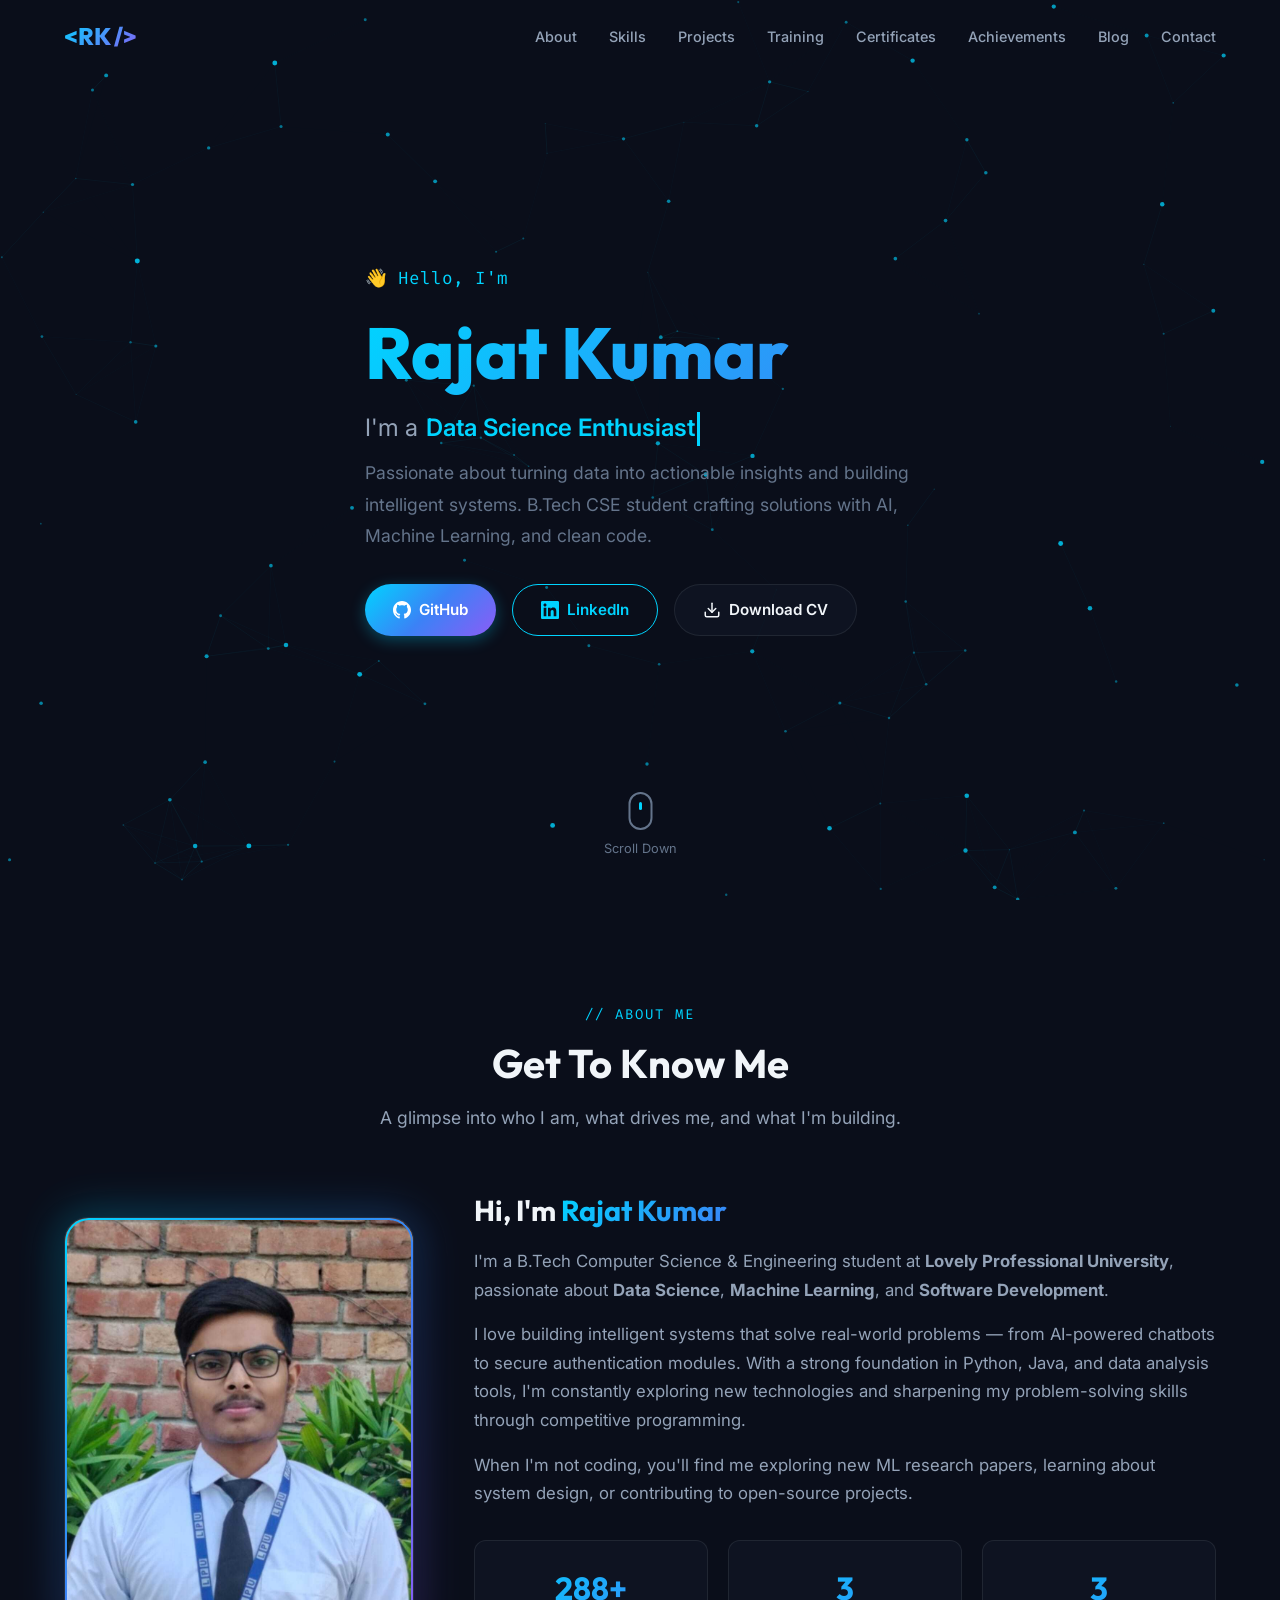
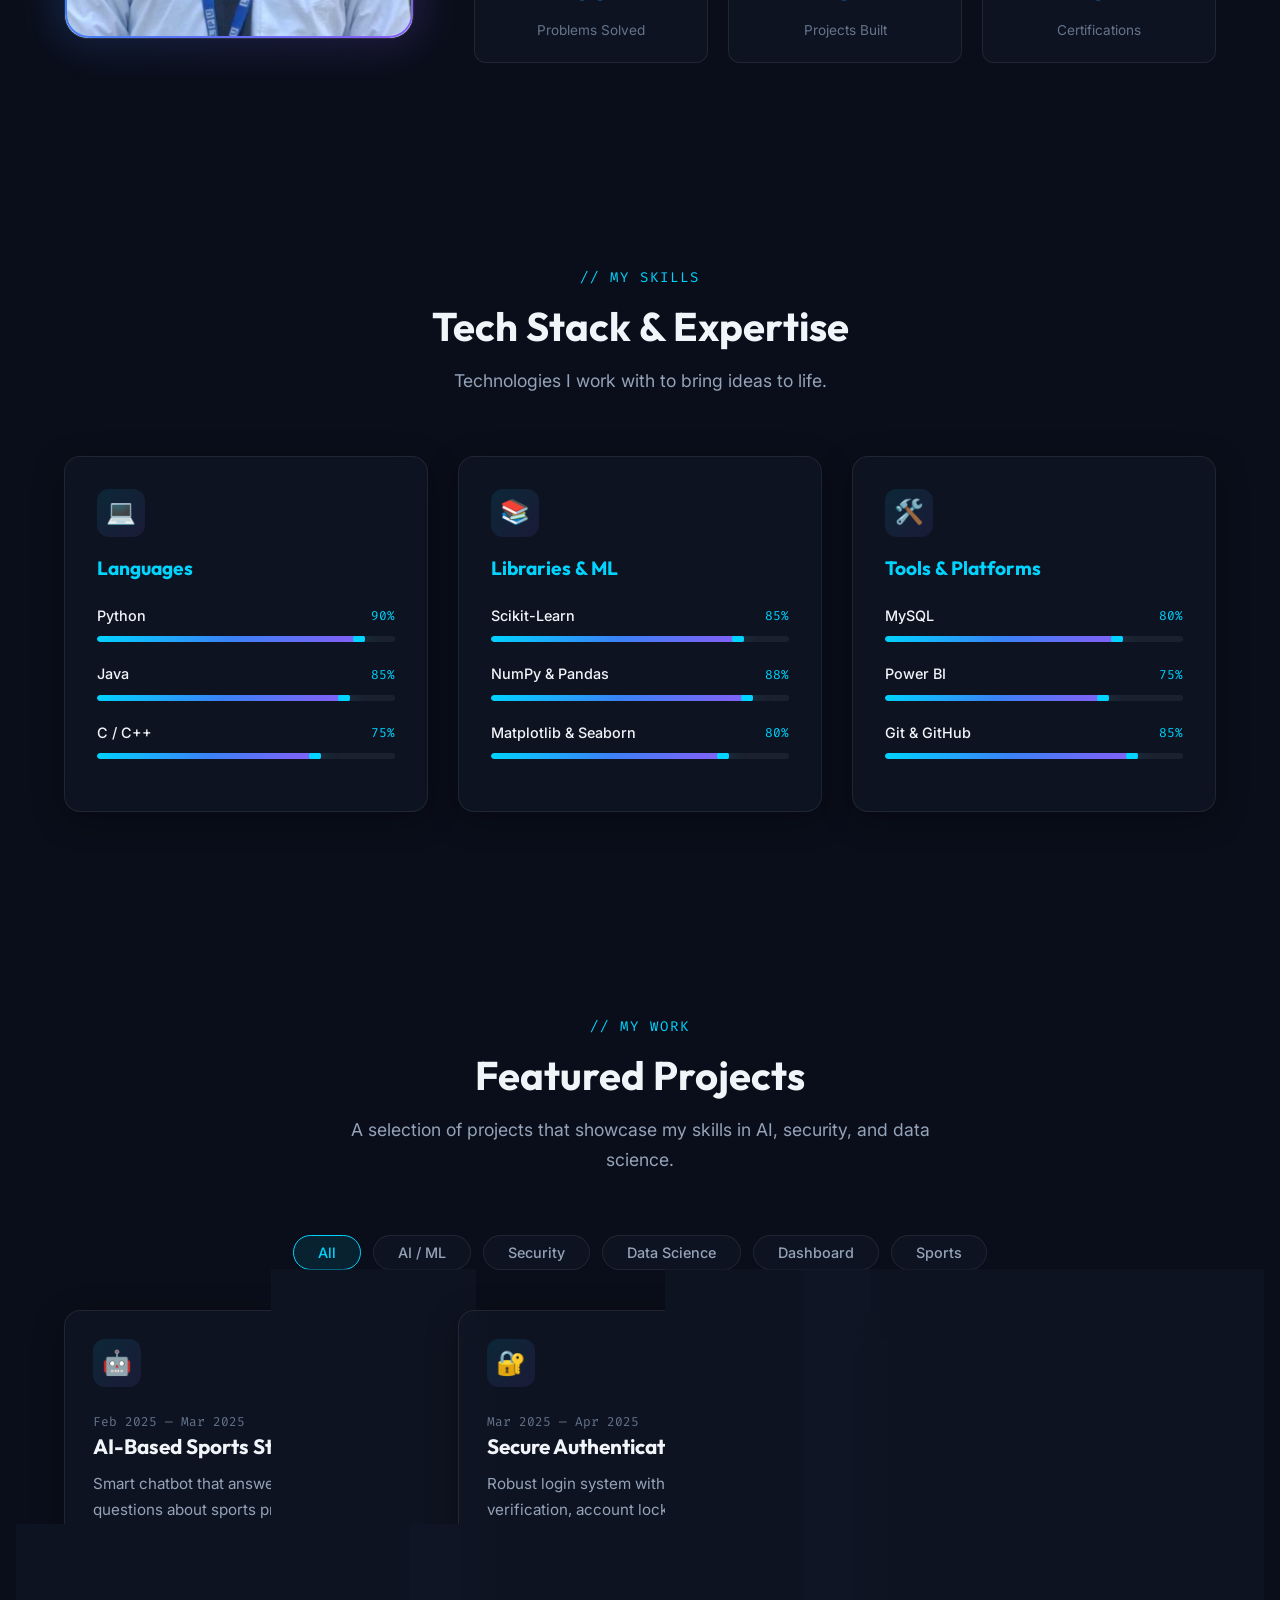
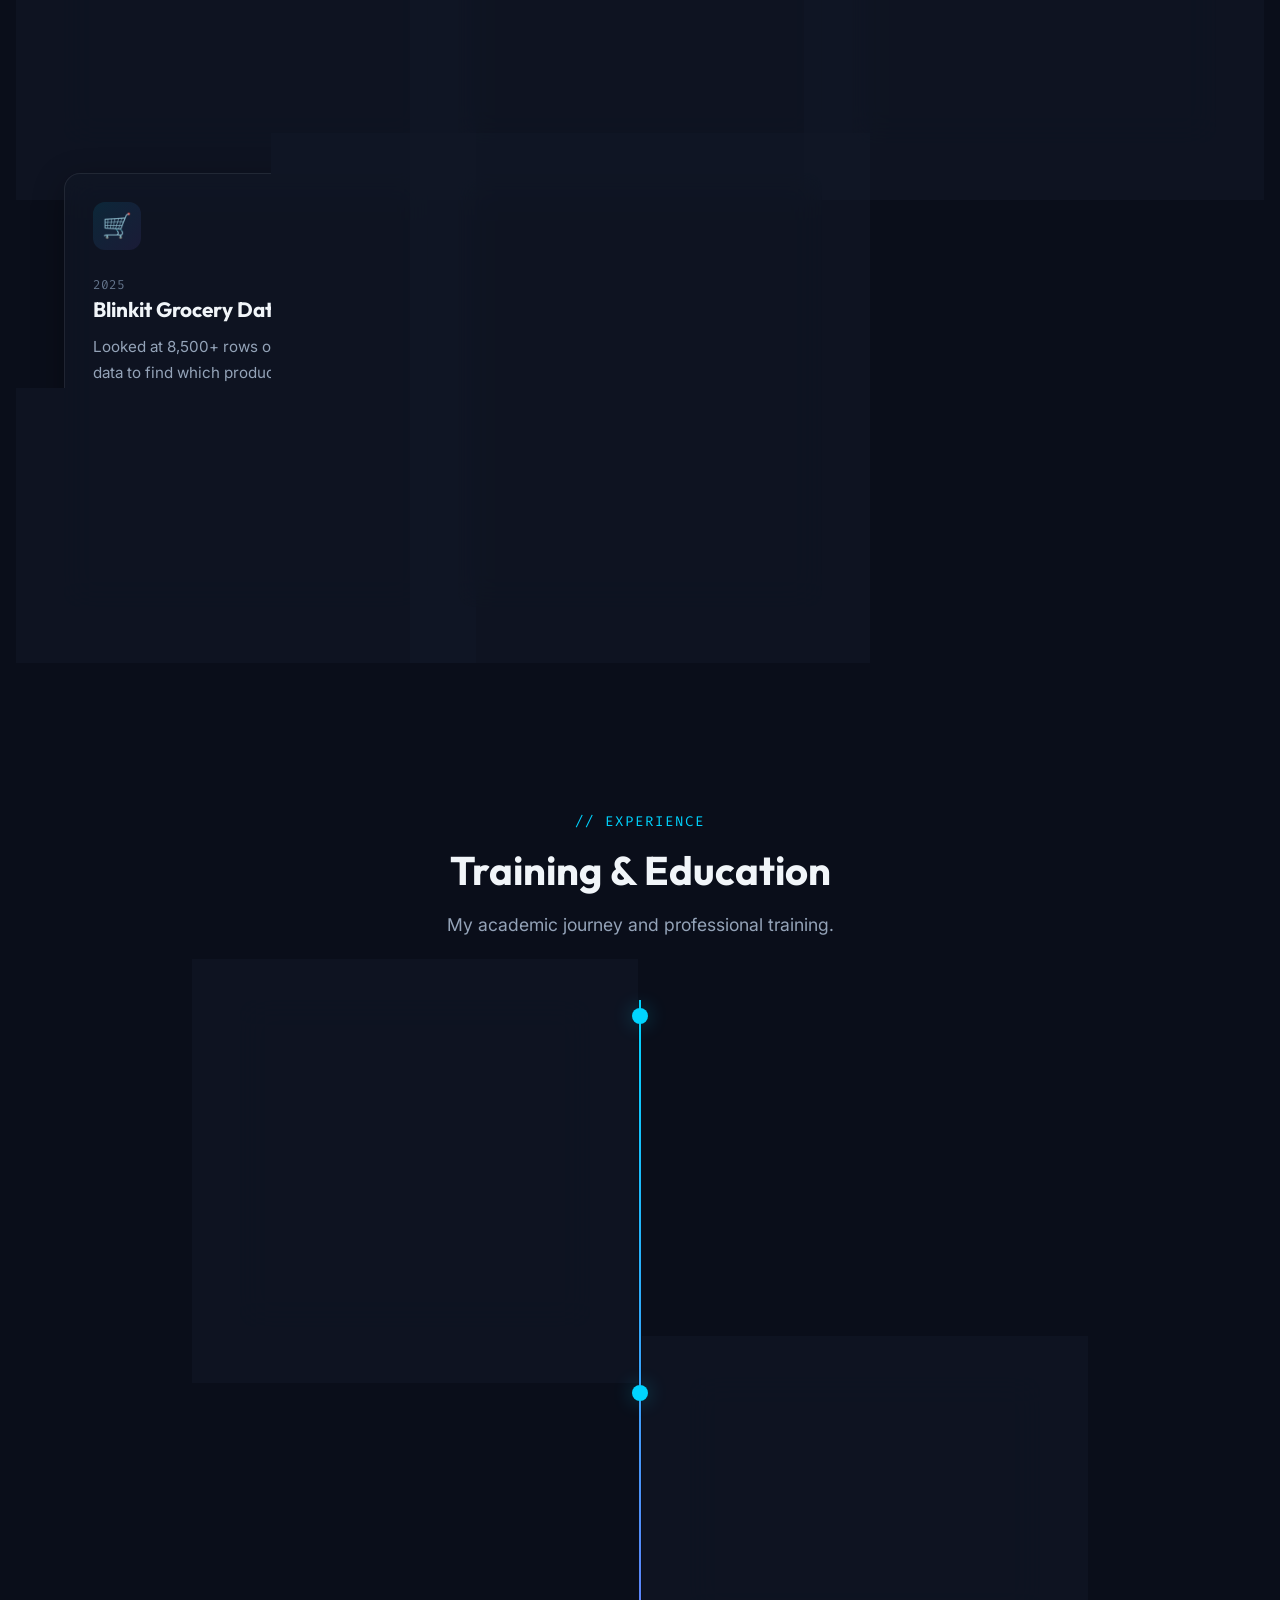
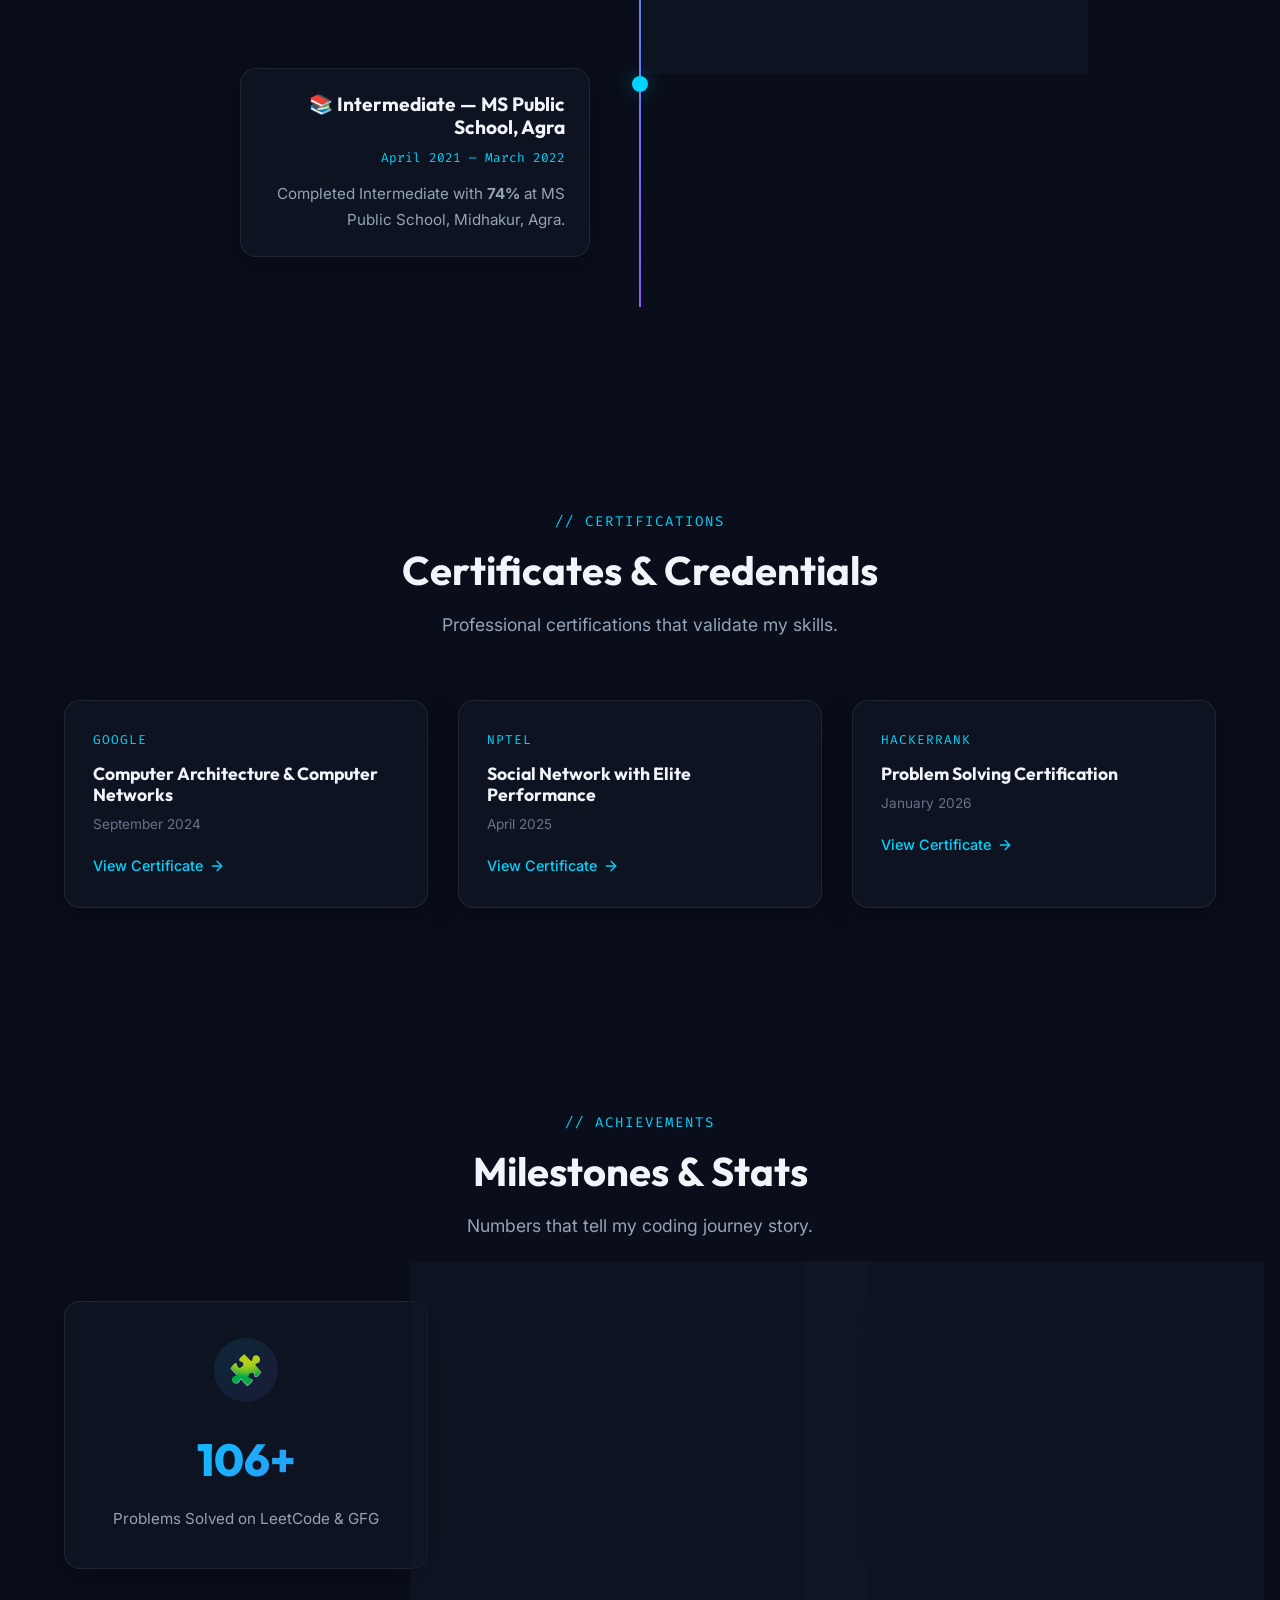
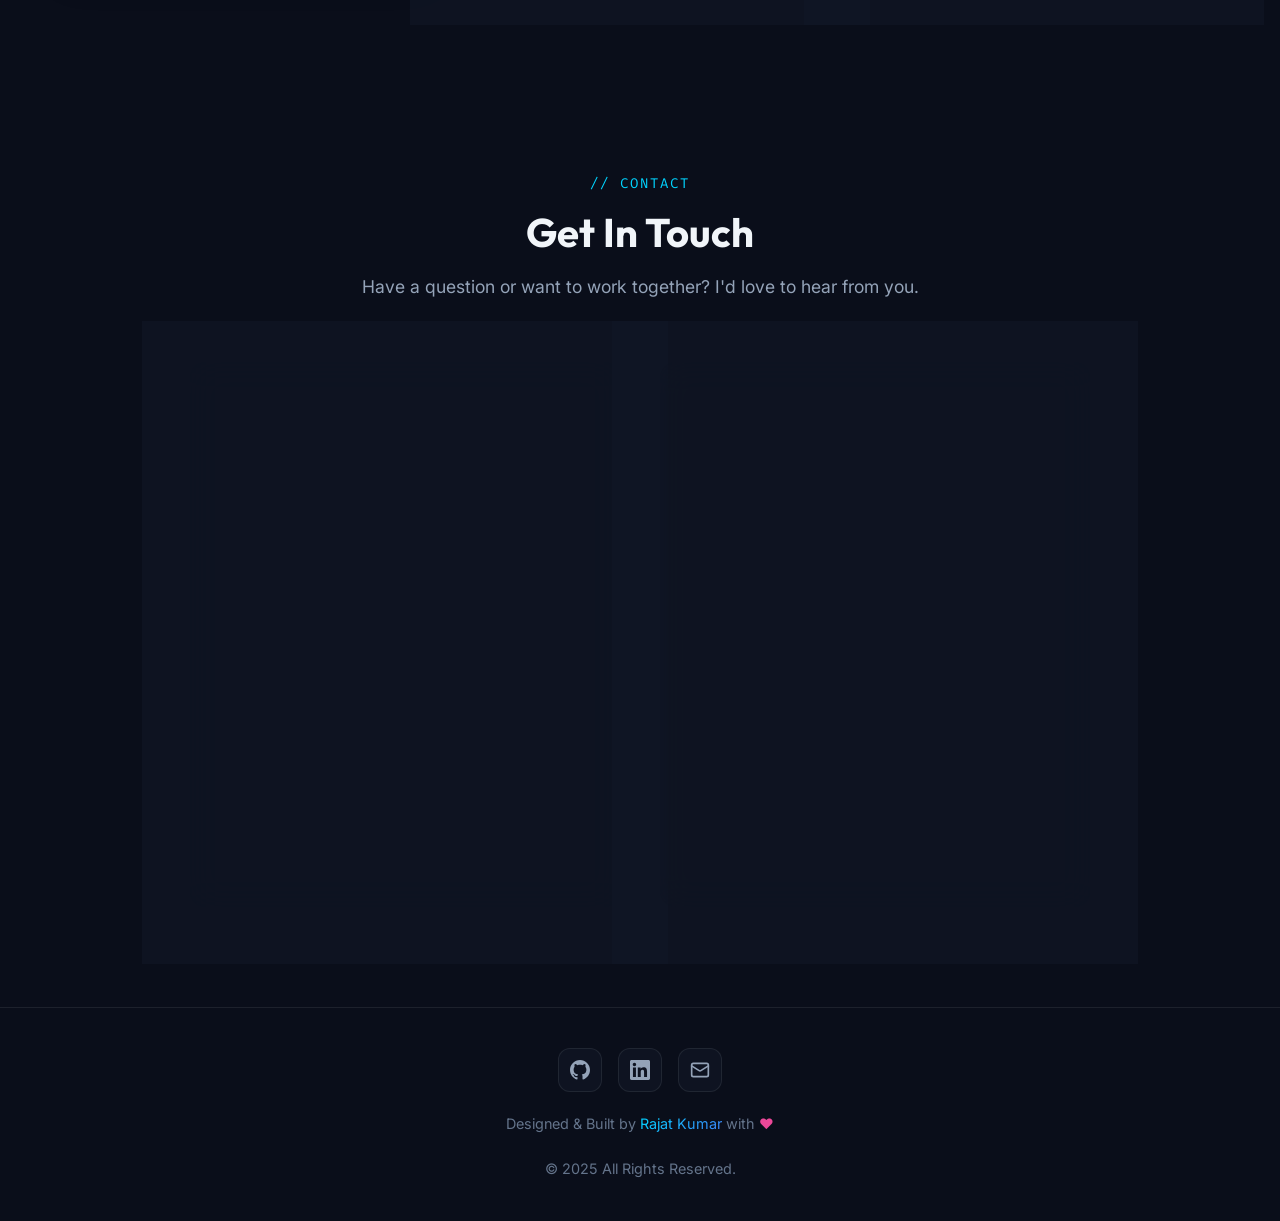
<file: index.html>
<!DOCTYPE html>
<html lang="en">
<head>
  <meta charset="UTF-8">
  <meta name="viewport" content="width=device-width, initial-scale=1.0">
  <meta name="description" content="Rajat Kumar — Data Science Enthusiast, ML Engineer, and Software Developer. Explore my projects, skills, and experience.">
  <meta name="keywords" content="Rajat Kumar, Portfolio, Data Science, Machine Learning, Software Developer, B.Tech CSE">
  <meta name="author" content="Rajat Kumar">

  <!-- Open Graph -->
  <meta property="og:title" content="Rajat Kumar | Data Science & ML Engineer">
  <meta property="og:description" content="Explore the portfolio of Rajat Kumar — projects in AI, ML, and software development.">
  <meta property="og:type" content="website">

  <title>Rajat Kumar | Data Science & ML Portfolio</title>

  <!-- Stylesheets -->
  <link rel="stylesheet" href="css/style.css">
  <link rel="stylesheet" href="css/animations.css">

  <!-- Favicon -->
  <link rel="icon" href="data:image/svg+xml,<svg xmlns='http://www.w3.org/2000/svg' viewBox='0 0 100 100'><text y='.9em' font-size='90'>⚡</text></svg>">
</head>
<body>

  <!-- ==================== NAVBAR ==================== -->
  <nav class="navbar" id="navbar">
    <div class="container">
      <a href="#hero" class="nav-logo">&lt;RK /&gt;</a>
      <ul class="nav-links" id="navLinks">
        <li><a href="#about" class="nav-link">About</a></li>
        <li><a href="#skills" class="nav-link">Skills</a></li>
        <li><a href="#projects" class="nav-link">Projects</a></li>
        <li><a href="#training" class="nav-link">Training</a></li>
        <li><a href="#certificates" class="nav-link">Certificates</a></li>
        <li><a href="#achievements" class="nav-link">Achievements</a></li>
        <li><a href="#blog" class="nav-link">Blog</a></li>
        <li><a href="#contact" class="nav-link">Contact</a></li>
      </ul>
      <div class="nav-hamburger" id="navHamburger">
        <span></span>
        <span></span>
        <span></span>
      </div>
    </div>
  </nav>

  <!-- ==================== HERO SECTION ==================== -->
  <section class="hero" id="hero">
    <canvas id="particles-canvas"></canvas>
    <div class="container">
      <div class="hero-content">
        <p class="hero-greeting">👋 Hello, I'm</p>
        <h1 class="hero-name gradient-text">Rajat Kumar</h1>
        <div class="hero-tagline">
          <span>I'm a</span>
          <div class="typing-wrapper">
            <span class="typing-text" id="typingText"></span>
            <span class="typing-cursor"></span>
          </div>
        </div>
        <p class="hero-description">
          Passionate about turning data into actionable insights and building intelligent systems. 
          B.Tech CSE student crafting solutions with AI, Machine Learning, and clean code.
        </p>
        <div class="hero-cta">
          <a href="https://github.com/rajatkumar233" target="_blank" rel="noopener" class="btn btn-primary">
            <svg viewBox="0 0 24 24" fill="currentColor"><path d="M12 0c-6.626 0-12 5.373-12 12 0 5.302 3.438 9.8 8.207 11.387.599.111.793-.261.793-.577v-2.234c-3.338.726-4.033-1.416-4.033-1.416-.546-1.387-1.333-1.756-1.333-1.756-1.089-.745.083-.729.083-.729 1.205.084 1.839 1.237 1.839 1.237 1.07 1.834 2.807 1.304 3.492.997.107-.775.418-1.305.762-1.604-2.665-.305-5.467-1.334-5.467-5.931 0-1.311.469-2.381 1.236-3.221-.124-.303-.535-1.524.117-3.176 0 0 1.008-.322 3.301 1.23.957-.266 1.983-.399 3.003-.404 1.02.005 2.047.138 3.006.404 2.291-1.552 3.297-1.23 3.297-1.23.653 1.653.242 2.874.118 3.176.77.84 1.235 1.911 1.235 3.221 0 4.609-2.807 5.624-5.479 5.921.43.372.823 1.102.823 2.222v3.293c0 .319.192.694.801.576 4.765-1.589 8.199-6.086 8.199-11.386 0-6.627-5.373-12-12-12z"/></svg>
            GitHub
          </a>
          <a href="http://www.linkedin.com/in/rajatkumar96" target="_blank" rel="noopener" class="btn btn-outline">
            <svg viewBox="0 0 24 24" fill="currentColor"><path d="M20.447 20.452h-3.554v-5.569c0-1.328-.027-3.037-1.852-3.037-1.853 0-2.136 1.445-2.136 2.939v5.667H9.351V9h3.414v1.561h.046c.477-.9 1.637-1.85 3.37-1.85 3.601 0 4.267 2.37 4.267 5.455v6.286zM5.337 7.433c-1.144 0-2.063-.926-2.063-2.065 0-1.138.92-2.063 2.063-2.063 1.14 0 2.064.925 2.064 2.063 0 1.139-.925 2.065-2.064 2.065zm1.782 13.019H3.555V9h3.564v11.452zM22.225 0H1.771C.792 0 0 .774 0 1.729v20.542C0 23.227.792 24 1.771 24h20.451C23.2 24 24 23.227 24 22.271V1.729C24 .774 23.2 0 22.222 0h.003z"/></svg>
            LinkedIn
          </a>
          <a href="RajatkumarCV.pdf" download class="btn btn-ghost">
            <svg viewBox="0 0 24 24" fill="none" stroke="currentColor" stroke-width="2" stroke-linecap="round" stroke-linejoin="round"><path d="M21 15v4a2 2 0 0 1-2 2H5a2 2 0 0 1-2-2v-4"/><polyline points="7 10 12 15 17 10"/><line x1="12" y1="15" x2="12" y2="3"/></svg>
            Download CV
          </a>
        </div>
      </div>
    </div>
    <div class="hero-scroll-indicator">
      <div class="scroll-mouse"></div>
      <span>Scroll Down</span>
    </div>
  </section>

  <!-- ==================== ABOUT SECTION ==================== -->
  <section class="section" id="about">
    <div class="container">
      <div class="section-header reveal">
        <span class="section-label">// About Me</span>
        <h2>Get To Know Me</h2>
        <p>A glimpse into who I am, what drives me, and what I'm building.</p>
      </div>
      <div class="about-grid">
        <div class="about-image-wrapper reveal-left">
          <div class="about-image glass">
            <img src="Rajat Photo.jpeg" alt="Rajat Kumar" loading="lazy">
          </div>
        </div>
        <div class="about-text reveal-right">
          <h3>Hi, I'm <span class="gradient-text">Rajat Kumar</span></h3>
          <p>
            I'm a B.Tech Computer Science & Engineering student at <strong>Lovely Professional University</strong>, 
            passionate about <strong>Data Science</strong>, <strong>Machine Learning</strong>, and <strong>Software Development</strong>.
          </p>
          <p>
            I love building intelligent systems that solve real-world problems — from AI-powered chatbots to secure authentication modules. 
            With a strong foundation in Python, Java, and data analysis tools, I'm constantly exploring new technologies 
            and sharpening my problem-solving skills through competitive programming.
          </p>
          <p>
            When I'm not coding, you'll find me exploring new ML research papers, learning about system design, 
            or contributing to open-source projects.
          </p>
          <div class="about-stats">
            <div class="stat-item">
              <div class="stat-number" data-count="400">0+</div>
              <div class="stat-label">Problems Solved</div>
            </div>
            <div class="stat-item">
              <div class="stat-number" data-count="5">0</div>
              <div class="stat-label">Projects Built</div>
            </div>
            <div class="stat-item">
              <div class="stat-number" data-count="5">0</div>
              <div class="stat-label">Certifications</div>
            </div>
          </div>
        </div>
      </div>
    </div>
  </section>

  <!-- ==================== SKILLS SECTION ==================== -->
  <section class="section" id="skills">
    <div class="container">
      <div class="section-header reveal">
        <span class="section-label">// My Skills</span>
        <h2>Tech Stack & Expertise</h2>
        <p>Technologies I work with to bring ideas to life.</p>
      </div>
      <div class="skills-grid">
        <!-- Languages -->
        <div class="skill-category glass reveal delay-1">
          <div class="skill-category-icon">💻</div>
          <h3>Languages</h3>
          <div class="skill-item">
            <div class="skill-item-header">
              <span class="skill-name">Python</span>
              <span class="skill-percent">90%</span>
            </div>
            <div class="skill-bar">
              <div class="skill-bar-fill" data-width="90"></div>
            </div>
          </div>
          <div class="skill-item">
            <div class="skill-item-header">
              <span class="skill-name">Java</span>
              <span class="skill-percent">85%</span>
            </div>
            <div class="skill-bar">
              <div class="skill-bar-fill" data-width="85"></div>
            </div>
          </div>
          <div class="skill-item">
            <div class="skill-item-header">
              <span class="skill-name">C / C++</span>
              <span class="skill-percent">75%</span>
            </div>
            <div class="skill-bar">
              <div class="skill-bar-fill" data-width="75"></div>
            </div>
          </div>
        </div>

        <!-- Libraries & Frameworks -->
        <div class="skill-category glass reveal delay-2">
          <div class="skill-category-icon">📚</div>
          <h3>Libraries & ML</h3>
          <div class="skill-item">
            <div class="skill-item-header">
              <span class="skill-name">Scikit-Learn</span>
              <span class="skill-percent">85%</span>
            </div>
            <div class="skill-bar">
              <div class="skill-bar-fill" data-width="85"></div>
            </div>
          </div>
          <div class="skill-item">
            <div class="skill-item-header">
              <span class="skill-name">NumPy & Pandas</span>
              <span class="skill-percent">88%</span>
            </div>
            <div class="skill-bar">
              <div class="skill-bar-fill" data-width="88"></div>
            </div>
          </div>
          <div class="skill-item">
            <div class="skill-item-header">
              <span class="skill-name">Matplotlib & Seaborn</span>
              <span class="skill-percent">80%</span>
            </div>
            <div class="skill-bar">
              <div class="skill-bar-fill" data-width="80"></div>
            </div>
          </div>
        </div>

        <!-- Tools -->
        <div class="skill-category glass reveal delay-3">
          <div class="skill-category-icon">🛠️</div>
          <h3>Tools & Platforms</h3>
          <div class="skill-item">
            <div class="skill-item-header">
              <span class="skill-name">MySQL</span>
              <span class="skill-percent">80%</span>
            </div>
            <div class="skill-bar">
              <div class="skill-bar-fill" data-width="80"></div>
            </div>
          </div>
          <div class="skill-item">
            <div class="skill-item-header">
              <span class="skill-name">Power BI</span>
              <span class="skill-percent">75%</span>
            </div>
            <div class="skill-bar">
              <div class="skill-bar-fill" data-width="75"></div>
            </div>
          </div>
          <div class="skill-item">
            <div class="skill-item-header">
              <span class="skill-name">Git & GitHub</span>
              <span class="skill-percent">85%</span>
            </div>
            <div class="skill-bar">
              <div class="skill-bar-fill" data-width="85"></div>
            </div>
          </div>
        </div>
      </div>
    </div>
  </section>

  <!-- ==================== PROJECTS SECTION ==================== -->
  <section class="section" id="projects">
    <div class="container">
      <div class="section-header reveal">
        <span class="section-label">// My Work</span>
        <h2>Featured Projects</h2>
        <p>A selection of projects that showcase my skills in AI, security, and data science.</p>
      </div>

      <div class="project-filters reveal">
        <button class="filter-btn active" data-filter="all">All</button>
        <button class="filter-btn" data-filter="ai">AI / ML</button>
        <button class="filter-btn" data-filter="security">Security</button>
        <button class="filter-btn" data-filter="data">Data Science</button>
        <button class="filter-btn" data-filter="dashboard">Dashboard</button>
        <button class="filter-btn" data-filter="sports">Sports</button>
      </div>

      <div class="projects-grid">
        <!-- Project 1: AI Chatbot -->
        <div class="project-card glass reveal delay-1" data-category="ai">
          <div class="project-card-header">
            <div class="project-card-icon">🤖</div>
            <div class="project-card-links">
              <a href="https://github.com/rajatkumar233/Ai-Project" target="_blank" rel="noopener" title="View Source Code">
                <svg viewBox="0 0 24 24" fill="currentColor"><path d="M12 0c-6.626 0-12 5.373-12 12 0 5.302 3.438 9.8 8.207 11.387.599.111.793-.261.793-.577v-2.234c-3.338.726-4.033-1.416-4.033-1.416-.546-1.387-1.333-1.756-1.333-1.756-1.089-.745.083-.729.083-.729 1.205.084 1.839 1.237 1.839 1.237 1.07 1.834 2.807 1.304 3.492.997.107-.775.418-1.305.762-1.604-2.665-.305-5.467-1.334-5.467-5.931 0-1.311.469-2.381 1.236-3.221-.124-.303-.535-1.524.117-3.176 0 0 1.008-.322 3.301 1.23.957-.266 1.983-.399 3.003-.404 1.02.005 2.047.138 3.006.404 2.291-1.552 3.297-1.23 3.297-1.23.653 1.653.242 2.874.118 3.176.77.84 1.235 1.911 1.235 3.221 0 4.609-2.807 5.624-5.479 5.921.43.372.823 1.102.823 2.222v3.293c0 .319.192.694.801.576 4.765-1.589 8.199-6.086 8.199-11.386 0-6.627-5.373-12-12-12z"/></svg>
              </a>
            </div>
          </div>
          <div class="project-card-body">
            <span class="project-date">Feb 2025 — Mar 2025</span>
            <h3>AI-Based Sports Store Chatbot</h3>
            <p>
              Smart chatbot that answers customer questions about sports products using TF-IDF and Gemini AI. 
              Features conversation memory, product recommendations, and instant support.
            </p>
            <div class="project-tech">
              <span>Python</span>
              <span>TF-IDF</span>
              <span>Gemini AI</span>
              <span>NLP</span>
            </div>
          </div>
        </div>

        <!-- Project 2: Secure Auth -->
        <div class="project-card glass reveal delay-2" data-category="security">
          <div class="project-card-header">
            <div class="project-card-icon">🔐</div>
            <div class="project-card-links">
              <a href="https://github.com/rajatkumar233/Secure-Authentication-module" target="_blank" rel="noopener" title="View Source Code">
                <svg viewBox="0 0 24 24" fill="currentColor"><path d="M12 0c-6.626 0-12 5.373-12 12 0 5.302 3.438 9.8 8.207 11.387.599.111.793-.261.793-.577v-2.234c-3.338.726-4.033-1.416-4.033-1.416-.546-1.387-1.333-1.756-1.333-1.756-1.089-.745.083-.729.083-.729 1.205.084 1.839 1.237 1.839 1.237 1.07 1.834 2.807 1.304 3.492.997.107-.775.418-1.305.762-1.604-2.665-.305-5.467-1.334-5.467-5.931 0-1.311.469-2.381 1.236-3.221-.124-.303-.535-1.524.117-3.176 0 0 1.008-.322 3.301 1.23.957-.266 1.983-.399 3.003-.404 1.02.005 2.047.138 3.006.404 2.291-1.552 3.297-1.23 3.297-1.23.653 1.653.242 2.874.118 3.176.77.84 1.235 1.911 1.235 3.221 0 4.609-2.807 5.624-5.479 5.921.43.372.823 1.102.823 2.222v3.293c0 .319.192.694.801.576 4.765-1.589 8.199-6.086 8.199-11.386 0-6.627-5.373-12-12-12z"/></svg>
              </a>
            </div>
          </div>
          <div class="project-card-body">
            <span class="project-date">Mar 2025 — Apr 2025</span>
            <h3>Secure Authentication Module</h3>
            <p>
              Robust login system with password + OTP verification, account lockout protection, admin dashboard 
              for user management, logs, backups, and system monitoring.
            </p>
            <div class="project-tech">
              <span>Python</span>
              <span>OTP</span>
              <span>Security</span>
              <span>Admin Panel</span>
            </div>
          </div>
        </div>

        <!-- Project 3: Data Science Training -->
        <div class="project-card glass reveal delay-3" data-category="data">
          <div class="project-card-header">
            <div class="project-card-icon">📊</div>
            <div class="project-card-links">
              <a href="https://github.com/rajatkumar233" target="_blank" rel="noopener" title="View Source Code">
                <svg viewBox="0 0 24 24" fill="currentColor"><path d="M12 0c-6.626 0-12 5.373-12 12 0 5.302 3.438 9.8 8.207 11.387.599.111.793-.261.793-.577v-2.234c-3.338.726-4.033-1.416-4.033-1.416-.546-1.387-1.333-1.756-1.333-1.756-1.089-.745.083-.729.083-.729 1.205.084 1.839 1.237 1.839 1.237 1.07 1.834 2.807 1.304 3.492.997.107-.775.418-1.305.762-1.604-2.665-.305-5.467-1.334-5.467-5.931 0-1.311.469-2.381 1.236-3.221-.124-.303-.535-1.524.117-3.176 0 0 1.008-.322 3.301 1.23.957-.266 1.983-.399 3.003-.404 1.02.005 2.047.138 3.006.404 2.291-1.552 3.297-1.23 3.297-1.23.653 1.653.242 2.874.118 3.176.77.84 1.235 1.911 1.235 3.221 0 4.609-2.807 5.624-5.479 5.921.43.372.823 1.102.823 2.222v3.293c0 .319.192.694.801.576 4.765-1.589 8.199-6.086 8.199-11.386 0-6.627-5.373-12-12-12z"/></svg>
              </a>
            </div>
          </div>
          <div class="project-card-body">
            <span class="project-date">Jun 2025 — Jul 2025</span>
            <h3>California Housing Price Prediction</h3>
            <p>
              Analyzed California Housing data to predict property values. Built ML models (Linear Regression, 
              Decision Tree, Random Forest) and developed an interactive Power BI dashboard.
            </p>
            <div class="project-tech">
              <span>Python</span>
              <span>Sklearn</span>
              <span>Pandas</span>
              <span>Power BI</span>
            </div>
          </div>
        </div>

        <!-- Project 4: Blinkit Grocery Dashboard -->
        <div class="project-card glass reveal delay-4" data-category="dashboard">
          <div class="project-card-header">
            <div class="project-card-icon">🛒</div>
            <div class="project-card-links">
              <a href="https://github.com/rajatkumar233" target="_blank" rel="noopener" title="View Source Code">
                <svg viewBox="0 0 24 24" fill="currentColor"><path d="M12 0c-6.626 0-12 5.373-12 12 0 5.302 3.438 9.8 8.207 11.387.599.111.793-.261.793-.577v-2.234c-3.338.726-4.033-1.416-4.033-1.416-.546-1.387-1.333-1.756-1.333-1.756-1.089-.745.083-.729.083-.729 1.205.084 1.839 1.237 1.839 1.237 1.07 1.834 2.807 1.304 3.492.997.107-.775.418-1.305.762-1.604-2.665-.305-5.467-1.334-5.467-5.931 0-1.311.469-2.381 1.236-3.221-.124-.303-.535-1.524.117-3.176 0 0 1.008-.322 3.301 1.23.957-.266 1.983-.399 3.003-.404 1.02.005 2.047.138 3.006.404 2.291-1.552 3.297-1.23 3.297-1.23.653 1.653.242 2.874.118 3.176.77.84 1.235 1.911 1.235 3.221 0 4.609-2.807 5.624-5.479 5.921.43.372.823 1.102.823 2.222v3.293c0 .319.192.694.801.576 4.765-1.589 8.199-6.086 8.199-11.386 0-6.627-5.373-12-12-12z"/></svg>
              </a>
            </div>
          </div>
          <div class="project-card-body">
            <span class="project-date">2025</span>
            <h3>Blinkit Grocery Data Dashboard</h3>
            <p>
              Looked at 8,500+ rows of Blinkit grocery data to find which products sell the most, 
              how store size and location affect sales, and what customers rate highest. 
              Built a clean Power BI dashboard to show all the results in a simple way.
            </p>
            <div class="project-tech">
              <span>Power BI</span>
              <span>Excel</span>
              <span>Data Analysis</span>
              <span>Dashboard</span>
            </div>
          </div>
        </div>

        <!-- Project 5: IPL Data Analysis Dashboard -->
        <div class="project-card glass reveal delay-5" data-category="sports">
          <div class="project-card-header">
            <div class="project-card-icon">🏏</div>
            <div class="project-card-links">
              <a href="https://github.com/rajatkumar233/IPL-Dashboard-Project" target="_blank" rel="noopener" title="View Source Code">
                <svg viewBox="0 0 24 24" fill="currentColor"><path d="M12 0c-6.626 0-12 5.373-12 12 0 5.302 3.438 9.8 8.207 11.387.599.111.793-.261.793-.577v-2.234c-3.338.726-4.033-1.416-4.033-1.416-.546-1.387-1.333-1.756-1.333-1.756-1.089-.745.083-.729.083-.729 1.205.084 1.839 1.237 1.839 1.237 1.07 1.834 2.807 1.304 3.492.997.107-.775.418-1.305.762-1.604-2.665-.305-5.467-1.334-5.467-5.931 0-1.311.469-2.381 1.236-3.221-.124-.303-.535-1.524.117-3.176 0 0 1.008-.322 3.301 1.23.957-.266 1.983-.399 3.003-.404 1.02.005 2.047.138 3.006.404 2.291-1.552 3.297-1.23 3.297-1.23.653 1.653.242 2.874.118 3.176.77.84 1.235 1.911 1.235 3.221 0 4.609-2.807 5.624-5.479 5.921.43.372.823 1.102.823 2.222v3.293c0 .319.192.694.801.576 4.765-1.589 8.199-6.086 8.199-11.386 0-6.627-5.373-12-12-12z"/></svg>
              </a>
            </div>
          </div>
          <div class="project-card-body">
            <span class="project-date">2025</span>
            <h3>IPL Data Analysis Dashboard</h3>
            <p>
              Analyzed IPL cricket data including ball-by-ball records, match results, and player stats 
              to find top teams, Orange Cap and Purple Cap winners. Built an interactive Power BI 
              dashboard to display all the key insights in a simple and clean way.
            </p>
            <div class="project-tech">
              <span>Power BI</span>
              <span>Excel</span>
              <span>Data Analysis</span>
              <span>Dashboard</span>
            </div>
          </div>
        </div>
      </div>
    </div>
  </section>

  <!-- ==================== TRAINING SECTION ==================== -->
  <section class="section" id="training">
    <div class="container">
      <div class="section-header reveal">
        <span class="section-label">// Experience</span>
        <h2>Training & Education</h2>
        <p>My academic journey and professional training.</p>
      </div>
      <div class="timeline">
        <!-- Training -->
        <div class="timeline-item reveal-left">
          <div class="timeline-dot"></div>
          <div class="timeline-content glass">
            <h3>🎓 Data Science Summer Training</h3>
            <div class="timeline-date">June 2025 — July 2025</div>
            <p>
              Completed intensive Data Science course at <strong>Lovely Professional University</strong>. 
              Analyzed California Housing data, performed feature engineering, built ML models (LR, DT, RF), 
              and created interactive Power BI dashboards.
            </p>
            <a href="https://files.lpu.in/umsweb/skilldevcourse/SkillDevelopmentCertificates/12303780_846_20_08_2025.pdf" target="_blank" rel="noopener" class="btn btn-outline" style="padding: 8px 20px; font-size: 0.85rem;">
              View Certificate →
            </a>
          </div>
        </div>

        <!-- B.Tech -->
        <div class="timeline-item reveal-right">
          <div class="timeline-dot"></div>
          <div class="timeline-content glass">
            <h3>🏫 B.Tech CSE — Lovely Professional University</h3>
            <div class="timeline-date">August 2023 — Present</div>
            <p>
              Pursuing Bachelor of Technology in Computer Science & Engineering with a focus on 
              Data Science and Machine Learning. Current CGPA: <strong>7.08</strong>.
            </p>
          </div>
        </div>

        <!-- Intermediate -->
        <div class="timeline-item reveal-left">
          <div class="timeline-dot"></div>
          <div class="timeline-content glass">
            <h3>📚 Intermediate — MS Public School, Agra</h3>
            <div class="timeline-date">April 2021 — March 2022</div>
            <p>
              Completed Intermediate with <strong>74%</strong> at MS Public School, Midhakur, Agra.
            </p>
          </div>
        </div>
      </div>
    </div>
  </section>

  <!-- ==================== CERTIFICATES SECTION ==================== -->
  <section class="section" id="certificates">
    <div class="container">
      <div class="section-header reveal">
        <span class="section-label">// Certifications</span>
        <h2>Certificates & Credentials</h2>
        <p>Professional certifications that validate my skills.</p>
      </div>
      <div class="certificates-grid">
        <!-- Cert 1 -->
        <div class="cert-card glass reveal delay-1">
          <div class="cert-issuer">Google</div>
          <h3>Computer Architecture & Computer Networks</h3>
          <div class="cert-date">September 2024</div>
          <a href="https://drive.google.com/drive/folders/1E8DUD3ZdlhndiMmeBlOYL8HpQsTGqTmZ" target="_blank" rel="noopener" class="cert-link">
            View Certificate
            <svg viewBox="0 0 24 24" fill="none" stroke="currentColor" stroke-width="2" stroke-linecap="round" stroke-linejoin="round"><line x1="5" y1="12" x2="19" y2="12"/><polyline points="12 5 19 12 12 19"/></svg>
          </a>
        </div>

        <!-- Cert 2 -->
        <div class="cert-card glass reveal delay-2">
          <div class="cert-issuer">NPTEL</div>
          <h3>Social Network with Elite Performance</h3>
          <div class="cert-date">April 2025</div>
          <a href="https://drive.google.com/file/d/15e3MCL6xTv0VsluV90llEgdykjpdNuYa/view" target="_blank" rel="noopener" class="cert-link">
            View Certificate
            <svg viewBox="0 0 24 24" fill="none" stroke="currentColor" stroke-width="2" stroke-linecap="round" stroke-linejoin="round"><line x1="5" y1="12" x2="19" y2="12"/><polyline points="12 5 19 12 12 19"/></svg>
          </a>
        </div>

        <!-- Cert 3 -->
        <div class="cert-card glass reveal delay-3">
          <div class="cert-issuer">HackerRank</div>
          <h3>Problem Solving Certification</h3>
          <div class="cert-date">January 2026</div>
          <a href="https://www.hackerrank.com/certificates/9f20e3d5840b" target="_blank" rel="noopener" class="cert-link">
            View Certificate
            <svg viewBox="0 0 24 24" fill="none" stroke="currentColor" stroke-width="2" stroke-linecap="round" stroke-linejoin="round"><line x1="5" y1="12" x2="19" y2="12"/><polyline points="12 5 19 12 12 19"/></svg>
          </a>
        </div>
      </div>
    </div>
  </section>

  <!-- ==================== ACHIEVEMENTS SECTION ==================== -->
  <section class="section" id="achievements">
    <div class="container">
      <div class="section-header reveal">
        <span class="section-label">// Achievements</span>
        <h2>Milestones & Stats</h2>
        <p>Numbers that tell my coding journey story.</p>
      </div>
      <div class="achievements-grid">
        <div class="achievement-card glass reveal delay-1">
          <div class="achievement-icon">🧩</div>
          <div class="achievement-number" data-target="400">0</div>
          <div class="achievement-label">Problems Solved on LeetCode & GFG</div>
        </div>
        <div class="achievement-card glass reveal delay-2">
          <div class="achievement-icon">⭐</div>
          <div class="achievement-number" data-target="5">0</div>
          <div class="achievement-label">Star Java Rating on HackerRank</div>
        </div>
        <div class="achievement-card glass reveal delay-3">
          <div class="achievement-icon">🏆</div>
          <div class="achievement-number" data-target="3">0</div>
          <div class="achievement-label">Hackathons & Workshops</div>
        </div>
      </div>
    </div>
  </section>

 

  <!-- ==================== CONTACT SECTION ==================== -->
  <section class="section" id="contact">
    <div class="container">
      <div class="section-header reveal">
        <span class="section-label">// Contact</span>
        <h2>Get In Touch</h2>
        <p>Have a question or want to work together? I'd love to hear from you.</p>
      </div>
      <div class="contact-grid">
        <!-- Contact Info -->
        <div class="contact-info glass reveal-left">
          <h3>Let's Connect</h3>
          <p>Feel free to reach out through any of the channels below. I'm always open to discussing new opportunities and ideas.</p>
          <div class="contact-details">
            <div class="contact-item">
              <div class="contact-item-icon">📧</div>
              <div class="contact-item-text">
                <span>Email</span>
                <a href="mailto:rajatkumar39008@gmail.com">rajatkumar39008@gmail.com</a>
              </div>
            </div>
            <div class="contact-item">
              <div class="contact-item-icon">📱</div>
              <div class="contact-item-text">
                <span>Phone</span>
                <span>+91-7455893566</span>
              </div>
            </div>
            <div class="contact-item">
              <div class="contact-item-icon">📍</div>
              <div class="contact-item-text">
                <span>Location</span>
                <span>Punjab, India</span>
              </div>
            </div>
          </div>
          <div class="social-links">
            <a href="https://github.com/rajatkumar233" target="_blank" rel="noopener" class="social-link" title="GitHub">
              <svg viewBox="0 0 24 24" fill="currentColor"><path d="M12 0c-6.626 0-12 5.373-12 12 0 5.302 3.438 9.8 8.207 11.387.599.111.793-.261.793-.577v-2.234c-3.338.726-4.033-1.416-4.033-1.416-.546-1.387-1.333-1.756-1.333-1.756-1.089-.745.083-.729.083-.729 1.205.084 1.839 1.237 1.839 1.237 1.07 1.834 2.807 1.304 3.492.997.107-.775.418-1.305.762-1.604-2.665-.305-5.467-1.334-5.467-5.931 0-1.311.469-2.381 1.236-3.221-.124-.303-.535-1.524.117-3.176 0 0 1.008-.322 3.301 1.23.957-.266 1.983-.399 3.003-.404 1.02.005 2.047.138 3.006.404 2.291-1.552 3.297-1.23 3.297-1.23.653 1.653.242 2.874.118 3.176.77.84 1.235 1.911 1.235 3.221 0 4.609-2.807 5.624-5.479 5.921.43.372.823 1.102.823 2.222v3.293c0 .319.192.694.801.576 4.765-1.589 8.199-6.086 8.199-11.386 0-6.627-5.373-12-12-12z"/></svg>
            </a>
            <a href="http://www.linkedin.com/in/rajatkumar96" target="_blank" rel="noopener" class="social-link" title="LinkedIn">
              <svg viewBox="0 0 24 24" fill="currentColor"><path d="M20.447 20.452h-3.554v-5.569c0-1.328-.027-3.037-1.852-3.037-1.853 0-2.136 1.445-2.136 2.939v5.667H9.351V9h3.414v1.561h.046c.477-.9 1.637-1.85 3.37-1.85 3.601 0 4.267 2.37 4.267 5.455v6.286zM5.337 7.433c-1.144 0-2.063-.926-2.063-2.065 0-1.138.92-2.063 2.063-2.063 1.14 0 2.064.925 2.064 2.063 0 1.139-.925 2.065-2.064 2.065zm1.782 13.019H3.555V9h3.564v11.452zM22.225 0H1.771C.792 0 0 .774 0 1.729v20.542C0 23.227.792 24 1.771 24h20.451C23.2 24 24 23.227 24 22.271V1.729C24 .774 23.2 0 22.222 0h.003z"/></svg>
            </a>
            <a href="mailto:rajatkumar39008@gmail.com" class="social-link" title="Email">
              <svg viewBox="0 0 24 24" fill="none" stroke="currentColor" stroke-width="2" stroke-linecap="round" stroke-linejoin="round"><rect x="2" y="4" width="20" height="16" rx="2"/><path d="m22 7-8.97 5.7a1.94 1.94 0 0 1-2.06 0L2 7"/></svg>
            </a>
          </div>
        </div>

        <!-- Contact Form (display only, no backend) -->
        <div class="contact-form-wrapper glass reveal-right">
          <h3>Send a Message</h3>
          <form id="contactForm">
            <div class="form-group">
              <label for="name">Your Name</label>
              <input type="text" id="name" name="name" placeholder="John Doe" required>
            </div>
            <div class="form-group">
              <label for="email">Your Email</label>
              <input type="email" id="email" name="email" placeholder="john@example.com" required>
            </div>
            <div class="form-group">
              <label for="message">Message</label>
              <textarea id="message" name="message" placeholder="Tell me about your idea or opportunity..." required></textarea>
            </div>
            <button type="submit" class="btn btn-primary btn-submit">
              <svg viewBox="0 0 24 24" fill="none" stroke="currentColor" stroke-width="2" stroke-linecap="round" stroke-linejoin="round"><line x1="22" y1="2" x2="11" y2="13"/><polygon points="22 2 15 22 11 13 2 9 22 2"/></svg>
              Send Message
            </button>
          </form>
        </div>
      </div>
    </div>
  </section>

  <!-- ==================== FOOTER ==================== -->
  <footer class="footer">
    <div class="container">
      <div class="footer-content">
        <div class="footer-social">
          <a href="https://github.com/rajatkumar233" target="_blank" rel="noopener" class="social-link" title="GitHub">
            <svg viewBox="0 0 24 24" fill="currentColor"><path d="M12 0c-6.626 0-12 5.373-12 12 0 5.302 3.438 9.8 8.207 11.387.599.111.793-.261.793-.577v-2.234c-3.338.726-4.033-1.416-4.033-1.416-.546-1.387-1.333-1.756-1.333-1.756-1.089-.745.083-.729.083-.729 1.205.084 1.839 1.237 1.839 1.237 1.07 1.834 2.807 1.304 3.492.997.107-.775.418-1.305.762-1.604-2.665-.305-5.467-1.334-5.467-5.931 0-1.311.469-2.381 1.236-3.221-.124-.303-.535-1.524.117-3.176 0 0 1.008-.322 3.301 1.23.957-.266 1.983-.399 3.003-.404 1.02.005 2.047.138 3.006.404 2.291-1.552 3.297-1.23 3.297-1.23.653 1.653.242 2.874.118 3.176.77.84 1.235 1.911 1.235 3.221 0 4.609-2.807 5.624-5.479 5.921.43.372.823 1.102.823 2.222v3.293c0 .319.192.694.801.576 4.765-1.589 8.199-6.086 8.199-11.386 0-6.627-5.373-12-12-12z"/></svg>
          </a>
          <a href="http://www.linkedin.com/in/rajatkumar96" target="_blank" rel="noopener" class="social-link" title="LinkedIn">
            <svg viewBox="0 0 24 24" fill="currentColor"><path d="M20.447 20.452h-3.554v-5.569c0-1.328-.027-3.037-1.852-3.037-1.853 0-2.136 1.445-2.136 2.939v5.667H9.351V9h3.414v1.561h.046c.477-.9 1.637-1.85 3.37-1.85 3.601 0 4.267 2.37 4.267 5.455v6.286zM5.337 7.433c-1.144 0-2.063-.926-2.063-2.065 0-1.138.92-2.063 2.063-2.063 1.14 0 2.064.925 2.064 2.063 0 1.139-.925 2.065-2.064 2.065zm1.782 13.019H3.555V9h3.564v11.452zM22.225 0H1.771C.792 0 0 .774 0 1.729v20.542C0 23.227.792 24 1.771 24h20.451C23.2 24 24 23.227 24 22.271V1.729C24 .774 23.2 0 22.222 0h.003z"/></svg>
          </a>
          <a href="mailto:rajatkumar39008@gmail.com" class="social-link" title="Email">
            <svg viewBox="0 0 24 24" fill="none" stroke="currentColor" stroke-width="2" stroke-linecap="round" stroke-linejoin="round"><rect x="2" y="4" width="20" height="16" rx="2"/><path d="m22 7-8.97 5.7a1.94 1.94 0 0 1-2.06 0L2 7"/></svg>
          </a>
        </div>
        <p>Designed & Built by <span class="gradient-text">Rajat Kumar</span> with <span class="footer-heart">❤</span></p>
        <p>&copy; 2025 All Rights Reserved.</p>
      </div>
    </div>
  </footer>

  <!-- Back to Top -->
  <button class="back-to-top" id="backToTop" title="Back to top">
    <svg viewBox="0 0 24 24" fill="none" stroke="currentColor" stroke-width="2" stroke-linecap="round" stroke-linejoin="round"><polyline points="18 15 12 9 6 15"/></svg>
  </button>

  <!-- Scripts -->
  <script src="js/main.js"></script>
</body>
</html>
</file>
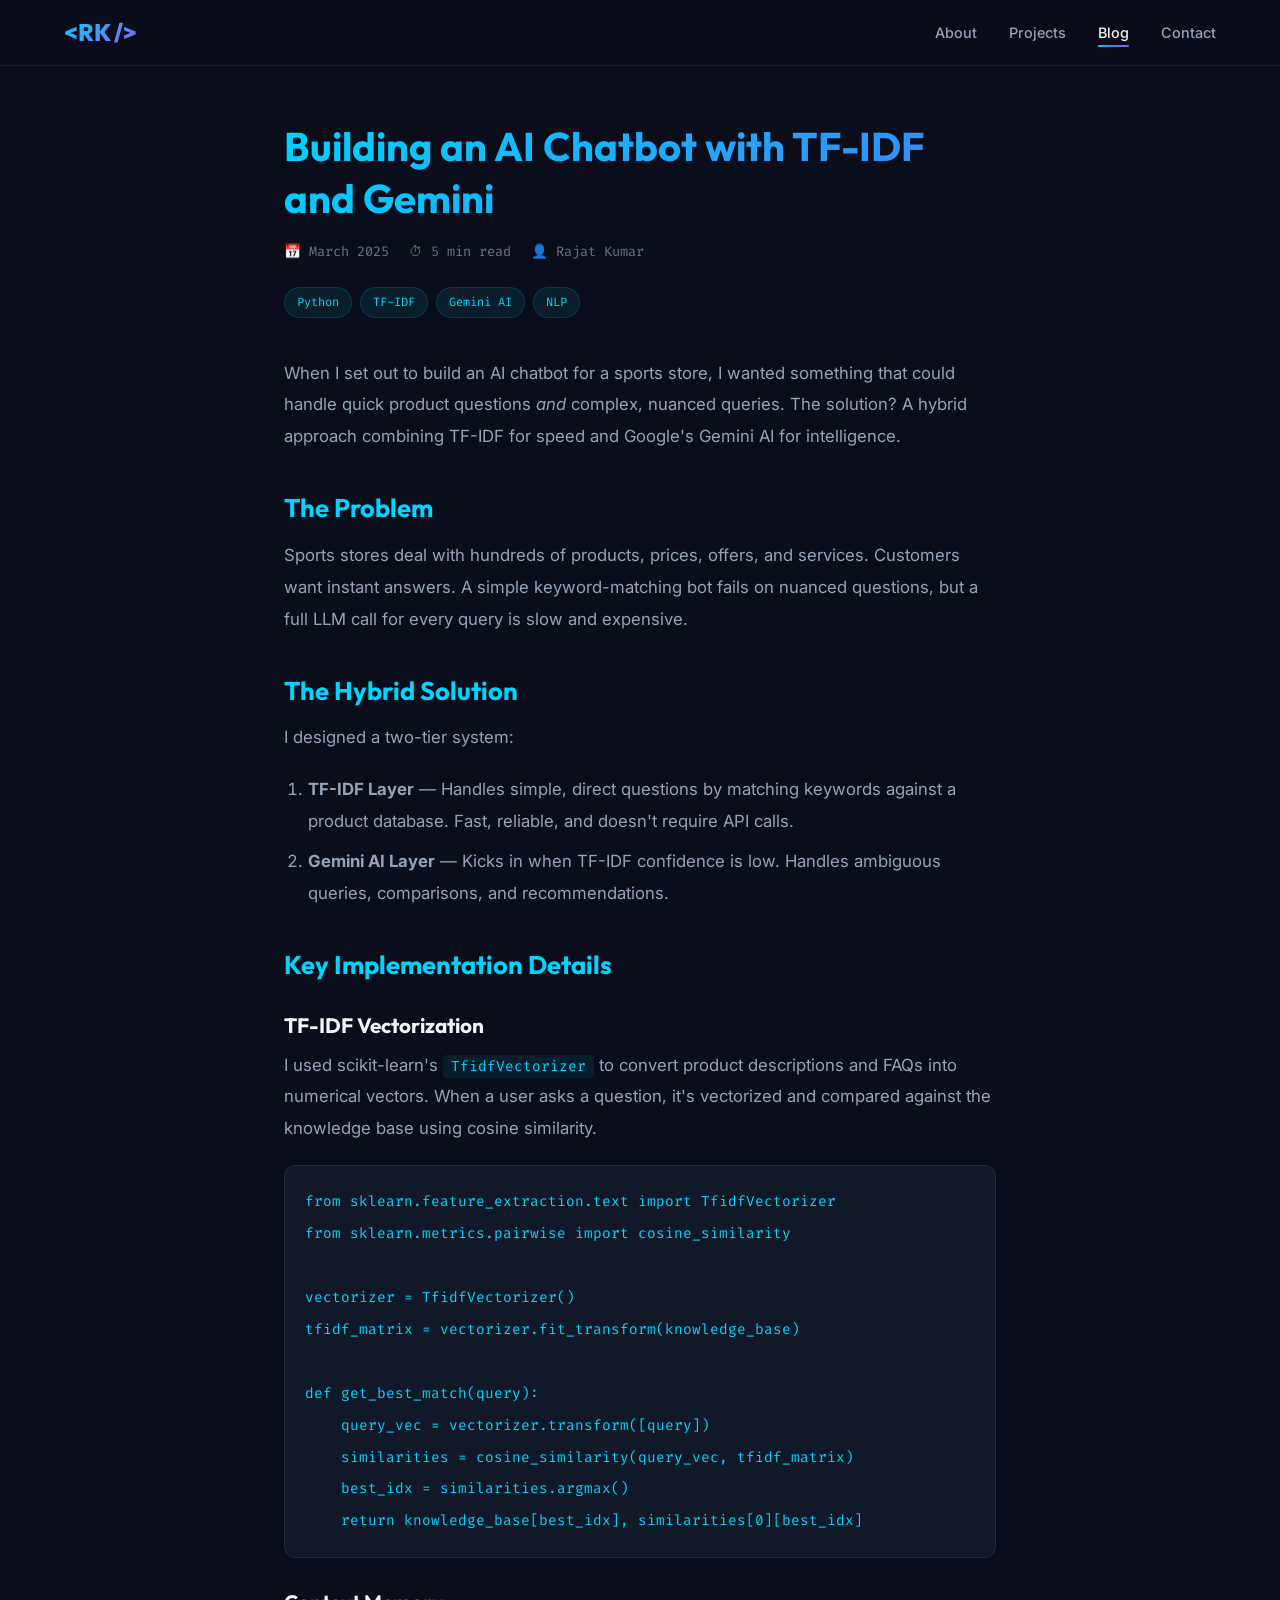
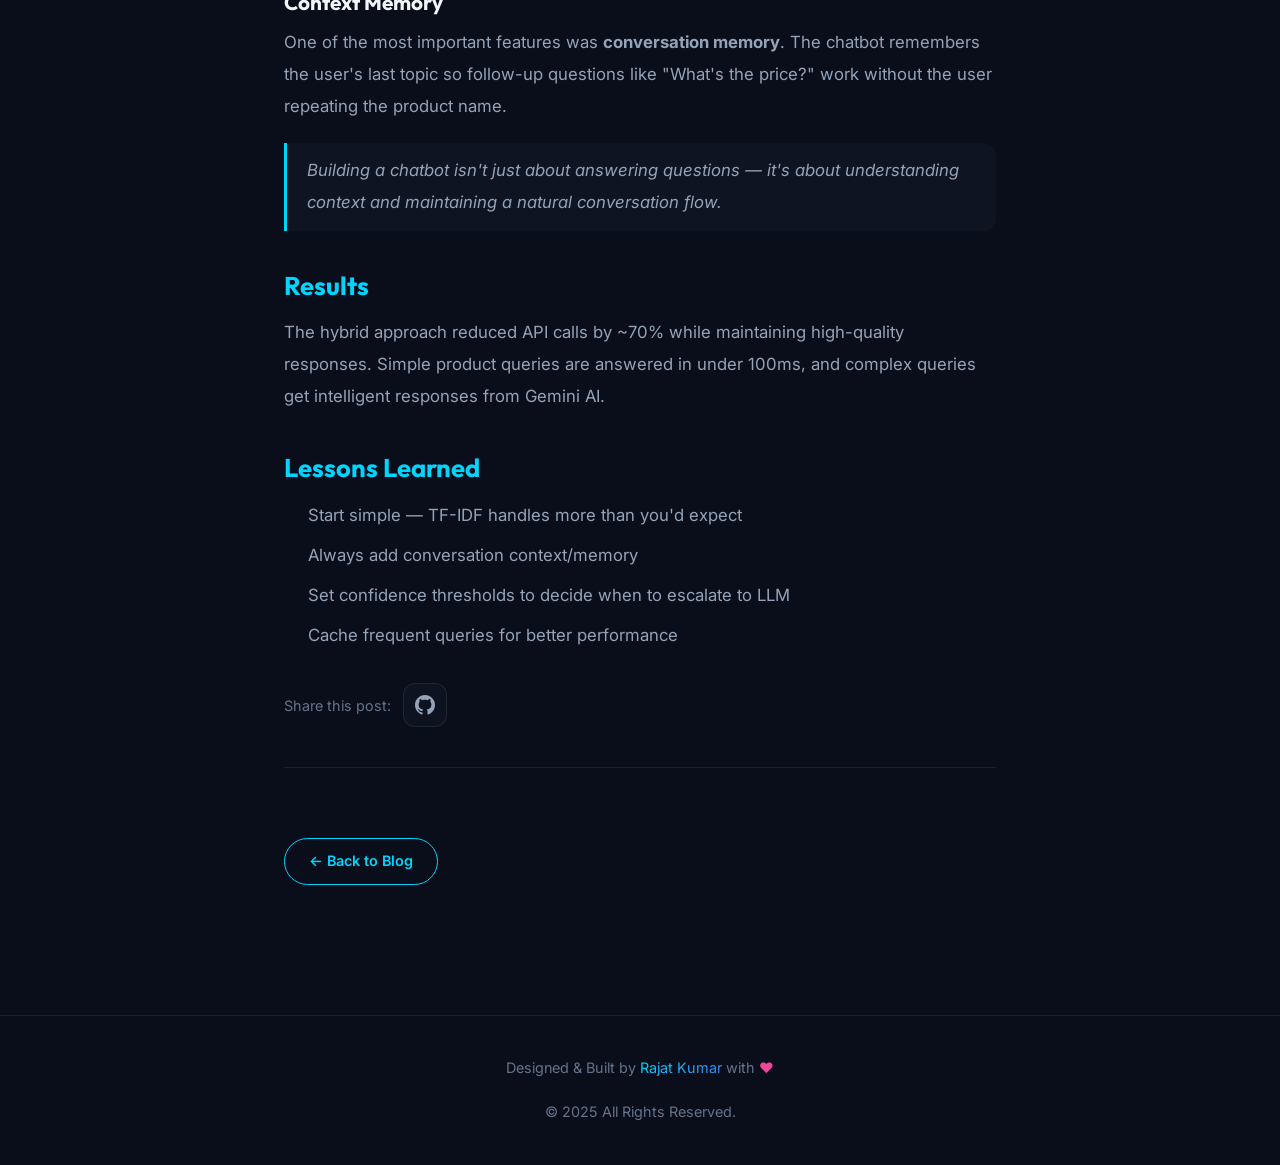
<file: blog-post.html>
<!DOCTYPE html>
<html lang="en">
<head>
  <meta charset="UTF-8">
  <meta name="viewport" content="width=device-width, initial-scale=1.0">
  <meta name="description" content="Building an AI Chatbot with TF-IDF and Gemini — by Rajat Kumar">
  <title>Building an AI Chatbot | Rajat Kumar Blog</title>
  <link rel="stylesheet" href="css/style.css">
  <link rel="stylesheet" href="css/animations.css">
  <link rel="icon" href="data:image/svg+xml,<svg xmlns='http://www.w3.org/2000/svg' viewBox='0 0 100 100'><text y='.9em' font-size='90'>⚡</text></svg>">
  <style>
    .blog-post { max-width: 760px; margin: 0 auto; padding-top: 120px; }
    .blog-post-header { margin-bottom: 40px; }
    .blog-post-header h1 { font-size: 2.5rem; margin-bottom: 16px; line-height: 1.3; }
    .blog-post-meta { display: flex; gap: 20px; color: var(--text-muted); font-family: 'Fira Code', monospace; font-size: 0.85rem; margin-bottom: 24px; flex-wrap: wrap; }
    .blog-post-tags { display: flex; gap: 8px; flex-wrap: wrap; }
    .blog-post-tags span { font-family: 'Fira Code', monospace; font-size: 0.75rem; padding: 4px 12px; border-radius: var(--radius-full); background: rgba(0,212,255,0.08); color: var(--accent-cyan); border: 1px solid rgba(0,212,255,0.15); }
    .blog-post-content { font-size: 1.05rem; line-height: 1.9; }
    .blog-post-content h2 { font-size: 1.6rem; margin: 40px 0 16px; color: var(--accent-cyan); }
    .blog-post-content h3 { font-size: 1.3rem; margin: 32px 0 12px; }
    .blog-post-content p { margin-bottom: 20px; }
    .blog-post-content ul, .blog-post-content ol { margin: 16px 0 20px 24px; }
    .blog-post-content li { margin-bottom: 8px; }
    .blog-post-content code { font-family: 'Fira Code', monospace; background: rgba(0,212,255,0.08); padding: 2px 8px; border-radius: 4px; font-size: 0.9rem; color: var(--accent-cyan); }
    .blog-post-content pre { background: var(--bg-secondary); border: 1px solid var(--glass-border); border-radius: var(--radius-md); padding: 20px; overflow-x: auto; margin: 20px 0; }
    .blog-post-content pre code { background: none; padding: 0; }
    .blog-post-content blockquote { border-left: 3px solid var(--accent-cyan); padding: 12px 20px; margin: 20px 0; background: var(--bg-glass); border-radius: 0 var(--radius-md) var(--radius-md) 0; font-style: italic; }
    .blog-post-divider { height: 1px; background: var(--glass-border); margin: 40px 0; }
    .blog-post-nav { display: flex; justify-content: space-between; padding: 30px 0; }
    .blog-post-share { display: flex; gap: 12px; align-items: center; margin-top: 32px; }
    .blog-post-share span { color: var(--text-muted); font-size: 0.9rem; }
  </style>
</head>
<body>

  <!-- Navbar -->
  <nav class="navbar scrolled">
    <div class="container">
      <a href="index.html" class="nav-logo">&lt;RK /&gt;</a>
      <ul class="nav-links" id="navLinks">
        <li><a href="index.html#about">About</a></li>
        <li><a href="index.html#projects">Projects</a></li>
        <li><a href="blog.html" class="active">Blog</a></li>
        <li><a href="index.html#contact">Contact</a></li>
      </ul>
      <div class="nav-hamburger" id="navHamburger">
        <span></span><span></span><span></span>
      </div>
    </div>
  </nav>

  <!-- Blog Post -->
  <article class="blog-post section">
    <div class="container">
      <div class="blog-post-header">
        <h1 class="gradient-text">Building an AI Chatbot with TF-IDF and Gemini</h1>
        <div class="blog-post-meta">
          <span>📅 March 2025</span>
          <span>⏱ 5 min read</span>
          <span>👤 Rajat Kumar</span>
        </div>
        <div class="blog-post-tags">
          <span>Python</span>
          <span>TF-IDF</span>
          <span>Gemini AI</span>
          <span>NLP</span>
        </div>
      </div>

      <div class="blog-post-content">
        <p>
          When I set out to build an AI chatbot for a sports store, I wanted something that could handle 
          quick product questions <em>and</em> complex, nuanced queries. The solution? A hybrid approach 
          combining TF-IDF for speed and Google's Gemini AI for intelligence.
        </p>

        <h2>The Problem</h2>
        <p>
          Sports stores deal with hundreds of products, prices, offers, and services. Customers want 
          instant answers. A simple keyword-matching bot fails on nuanced questions, but a full LLM 
          call for every query is slow and expensive.
        </p>

        <h2>The Hybrid Solution</h2>
        <p>
          I designed a two-tier system:
        </p>
        <ol>
          <li><strong>TF-IDF Layer</strong> — Handles simple, direct questions by matching keywords against a product database. Fast, reliable, and doesn't require API calls.</li>
          <li><strong>Gemini AI Layer</strong> — Kicks in when TF-IDF confidence is low. Handles ambiguous queries, comparisons, and recommendations.</li>
        </ol>

        <h2>Key Implementation Details</h2>

        <h3>TF-IDF Vectorization</h3>
        <p>
          I used scikit-learn's <code>TfidfVectorizer</code> to convert product descriptions and FAQs 
          into numerical vectors. When a user asks a question, it's vectorized and compared against 
          the knowledge base using cosine similarity.
        </p>

        <pre><code>from sklearn.feature_extraction.text import TfidfVectorizer
from sklearn.metrics.pairwise import cosine_similarity

vectorizer = TfidfVectorizer()
tfidf_matrix = vectorizer.fit_transform(knowledge_base)

def get_best_match(query):
    query_vec = vectorizer.transform([query])
    similarities = cosine_similarity(query_vec, tfidf_matrix)
    best_idx = similarities.argmax()
    return knowledge_base[best_idx], similarities[0][best_idx]</code></pre>

        <h3>Context Memory</h3>
        <p>
          One of the most important features was <strong>conversation memory</strong>. The chatbot 
          remembers the user's last topic so follow-up questions like "What's the price?" work 
          without the user repeating the product name.
        </p>

        <blockquote>
          Building a chatbot isn't just about answering questions — it's about understanding context 
          and maintaining a natural conversation flow.
        </blockquote>

        <h2>Results</h2>
        <p>
          The hybrid approach reduced API calls by ~70% while maintaining high-quality responses. 
          Simple product queries are answered in under 100ms, and complex queries get intelligent 
          responses from Gemini AI.
        </p>

        <h2>Lessons Learned</h2>
        <ul>
          <li>Start simple — TF-IDF handles more than you'd expect</li>
          <li>Always add conversation context/memory</li>
          <li>Set confidence thresholds to decide when to escalate to LLM</li>
          <li>Cache frequent queries for better performance</li>
        </ul>

        <div class="blog-post-share">
          <span>Share this post:</span>
          <a href="https://github.com/rajatkumar233/Ai-Project" target="_blank" rel="noopener" class="social-link" title="View on GitHub">
            <svg viewBox="0 0 24 24" fill="currentColor" width="20" height="20"><path d="M12 0c-6.626 0-12 5.373-12 12 0 5.302 3.438 9.8 8.207 11.387.599.111.793-.261.793-.577v-2.234c-3.338.726-4.033-1.416-4.033-1.416-.546-1.387-1.333-1.756-1.333-1.756-1.089-.745.083-.729.083-.729 1.205.084 1.839 1.237 1.839 1.237 1.07 1.834 2.807 1.304 3.492.997.107-.775.418-1.305.762-1.604-2.665-.305-5.467-1.334-5.467-5.931 0-1.311.469-2.381 1.236-3.221-.124-.303-.535-1.524.117-3.176 0 0 1.008-.322 3.301 1.23.957-.266 1.983-.399 3.003-.404 1.02.005 2.047.138 3.006.404 2.291-1.552 3.297-1.23 3.297-1.23.653 1.653.242 2.874.118 3.176.77.84 1.235 1.911 1.235 3.221 0 4.609-2.807 5.624-5.479 5.921.43.372.823 1.102.823 2.222v3.293c0 .319.192.694.801.576 4.765-1.589 8.199-6.086 8.199-11.386 0-6.627-5.373-12-12-12z"/></svg>
          </a>
        </div>
      </div>

      <div class="blog-post-divider"></div>

      <div class="blog-post-nav">
        <a href="blog.html" class="btn btn-outline" style="padding: 10px 24px; font-size: 0.9rem;">
          ← Back to Blog
        </a>
      </div>
    </div>
  </article>

  <!-- Footer -->
  <footer class="footer">
    <div class="container">
      <div class="footer-content">
        <p>Designed & Built by <span class="gradient-text">Rajat Kumar</span> with <span class="footer-heart">❤</span></p>
        <p>&copy; 2025 All Rights Reserved.</p>
      </div>
    </div>
  </footer>

  <script>
    const h = document.getElementById('navHamburger');
    const nl = document.getElementById('navLinks');
    if(h) h.addEventListener('click', () => { h.classList.toggle('active'); nl.classList.toggle('active'); });
  </script>
</body>
</html>
</file>
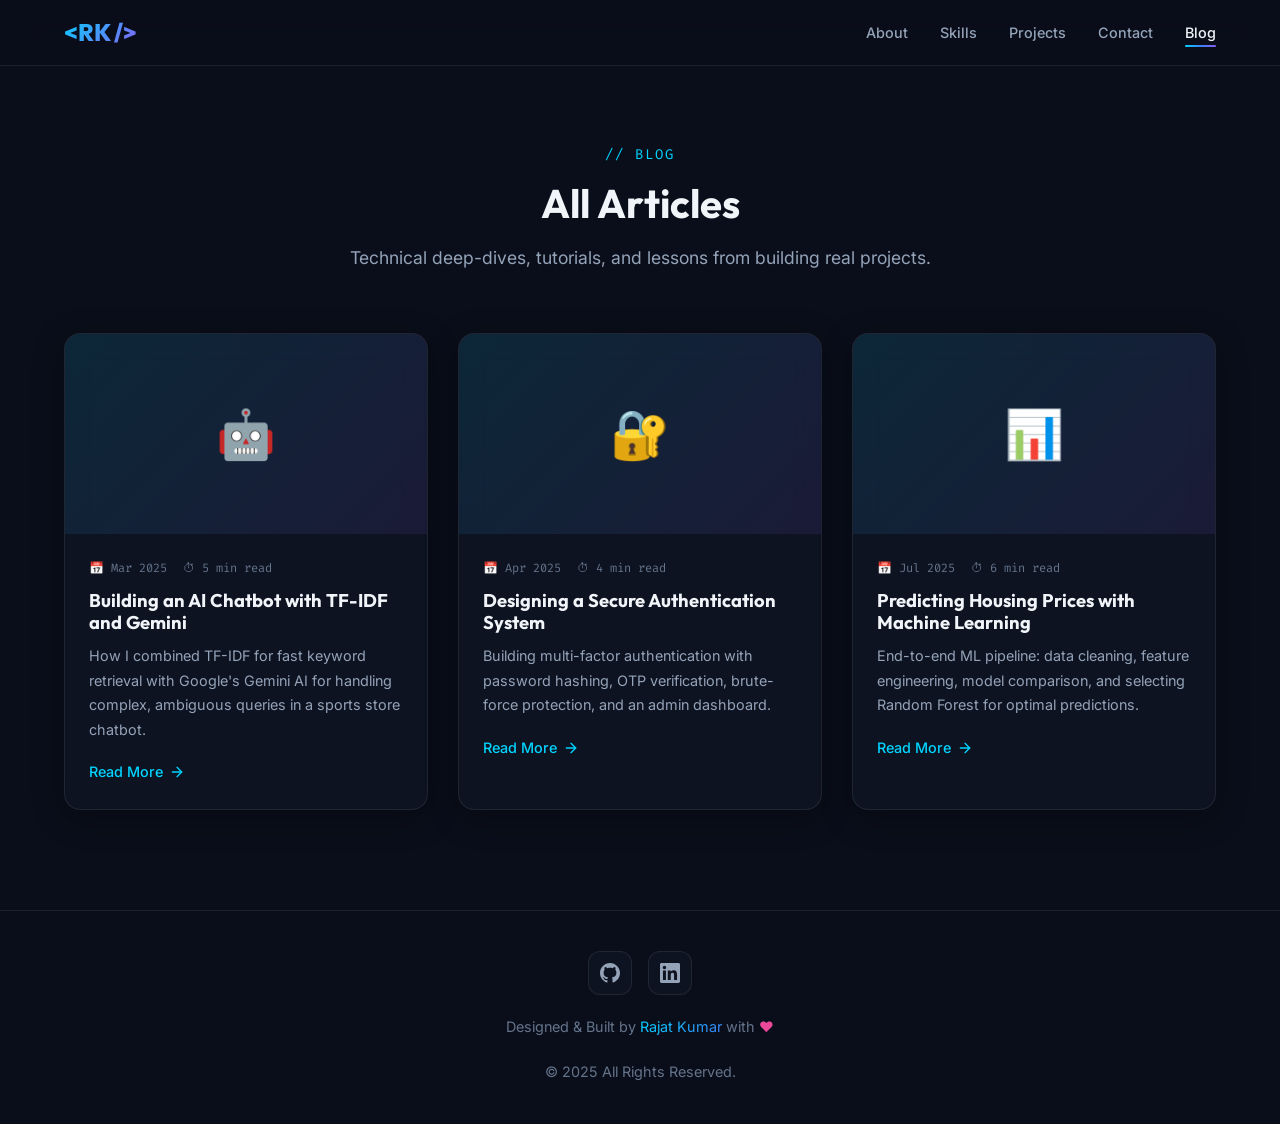
<file: blog.html>
<!DOCTYPE html>
<html lang="en">
<head>
  <meta charset="UTF-8">
  <meta name="viewport" content="width=device-width, initial-scale=1.0">
  <meta name="description" content="Blog — Rajat Kumar writes about Data Science, Machine Learning, and Software Development.">
  <title>Blog | Rajat Kumar</title>
  <link rel="stylesheet" href="css/style.css">
  <link rel="stylesheet" href="css/animations.css">
  <link rel="icon" href="data:image/svg+xml,<svg xmlns='http://www.w3.org/2000/svg' viewBox='0 0 100 100'><text y='.9em' font-size='90'>⚡</text></svg>">
</head>
<body>

  <!-- Navbar -->
  <nav class="navbar scrolled" id="navbar">
    <div class="container">
      <a href="index.html" class="nav-logo">&lt;RK /&gt;</a>
      <ul class="nav-links" id="navLinks">
        <li><a href="index.html#about">About</a></li>
        <li><a href="index.html#skills">Skills</a></li>
        <li><a href="index.html#projects">Projects</a></li>
        <li><a href="index.html#contact">Contact</a></li>
        <li><a href="blog.html" class="active">Blog</a></li>
      </ul>
      <div class="nav-hamburger" id="navHamburger">
        <span></span><span></span><span></span>
      </div>
    </div>
  </nav>

  <!-- Blog Header -->
  <section class="section" style="padding-top: 140px;">
    <div class="container">
      <div class="section-header">
        <span class="section-label">// Blog</span>
        <h2>All Articles</h2>
        <p>Technical deep-dives, tutorials, and lessons from building real projects.</p>
      </div>

      <div class="blog-grid">
        <!-- Article 1 -->
        <a href="blog-post.html" class="blog-card glass" style="text-decoration:none;">
          <div class="blog-card-image">🤖</div>
          <div class="blog-card-body">
            <div class="blog-card-meta">
              <span>📅 Mar 2025</span>
              <span>⏱ 5 min read</span>
            </div>
            <h3>Building an AI Chatbot with TF-IDF and Gemini</h3>
            <p>How I combined TF-IDF for fast keyword retrieval with Google's Gemini AI for handling complex, ambiguous queries in a sports store chatbot.</p>
            <span class="blog-read-more">
              Read More
              <svg viewBox="0 0 24 24" fill="none" stroke="currentColor" stroke-width="2" stroke-linecap="round" stroke-linejoin="round"><line x1="5" y1="12" x2="19" y2="12"/><polyline points="12 5 19 12 12 19"/></svg>
            </span>
          </div>
        </a>

        <!-- Article 2 -->
        <a href="blog-post.html" class="blog-card glass" style="text-decoration:none;">
          <div class="blog-card-image">🔐</div>
          <div class="blog-card-body">
            <div class="blog-card-meta">
              <span>📅 Apr 2025</span>
              <span>⏱ 4 min read</span>
            </div>
            <h3>Designing a Secure Authentication System</h3>
            <p>Building multi-factor authentication with password hashing, OTP verification, brute-force protection, and an admin dashboard.</p>
            <span class="blog-read-more">
              Read More
              <svg viewBox="0 0 24 24" fill="none" stroke="currentColor" stroke-width="2" stroke-linecap="round" stroke-linejoin="round"><line x1="5" y1="12" x2="19" y2="12"/><polyline points="12 5 19 12 12 19"/></svg>
            </span>
          </div>
        </a>

        <!-- Article 3 -->
        <a href="blog-post.html" class="blog-card glass" style="text-decoration:none;">
          <div class="blog-card-image">📊</div>
          <div class="blog-card-body">
            <div class="blog-card-meta">
              <span>📅 Jul 2025</span>
              <span>⏱ 6 min read</span>
            </div>
            <h3>Predicting Housing Prices with Machine Learning</h3>
            <p>End-to-end ML pipeline: data cleaning, feature engineering, model comparison, and selecting Random Forest for optimal predictions.</p>
            <span class="blog-read-more">
              Read More
              <svg viewBox="0 0 24 24" fill="none" stroke="currentColor" stroke-width="2" stroke-linecap="round" stroke-linejoin="round"><line x1="5" y1="12" x2="19" y2="12"/><polyline points="12 5 19 12 12 19"/></svg>
            </span>
          </div>
        </a>
      </div>
    </div>
  </section>

  <!-- Footer -->
  <footer class="footer">
    <div class="container">
      <div class="footer-content">
        <div class="footer-social">
          <a href="https://github.com/rajatkumar233" target="_blank" rel="noopener" class="social-link" title="GitHub">
            <svg viewBox="0 0 24 24" fill="currentColor"><path d="M12 0c-6.626 0-12 5.373-12 12 0 5.302 3.438 9.8 8.207 11.387.599.111.793-.261.793-.577v-2.234c-3.338.726-4.033-1.416-4.033-1.416-.546-1.387-1.333-1.756-1.333-1.756-1.089-.745.083-.729.083-.729 1.205.084 1.839 1.237 1.839 1.237 1.07 1.834 2.807 1.304 3.492.997.107-.775.418-1.305.762-1.604-2.665-.305-5.467-1.334-5.467-5.931 0-1.311.469-2.381 1.236-3.221-.124-.303-.535-1.524.117-3.176 0 0 1.008-.322 3.301 1.23.957-.266 1.983-.399 3.003-.404 1.02.005 2.047.138 3.006.404 2.291-1.552 3.297-1.23 3.297-1.23.653 1.653.242 2.874.118 3.176.77.84 1.235 1.911 1.235 3.221 0 4.609-2.807 5.624-5.479 5.921.43.372.823 1.102.823 2.222v3.293c0 .319.192.694.801.576 4.765-1.589 8.199-6.086 8.199-11.386 0-6.627-5.373-12-12-12z"/></svg>
          </a>
          <a href="http://www.linkedin.com/in/rajatkumar96" target="_blank" rel="noopener" class="social-link" title="LinkedIn">
            <svg viewBox="0 0 24 24" fill="currentColor"><path d="M20.447 20.452h-3.554v-5.569c0-1.328-.027-3.037-1.852-3.037-1.853 0-2.136 1.445-2.136 2.939v5.667H9.351V9h3.414v1.561h.046c.477-.9 1.637-1.85 3.37-1.85 3.601 0 4.267 2.37 4.267 5.455v6.286zM5.337 7.433c-1.144 0-2.063-.926-2.063-2.065 0-1.138.92-2.063 2.063-2.063 1.14 0 2.064.925 2.064 2.063 0 1.139-.925 2.065-2.064 2.065zm1.782 13.019H3.555V9h3.564v11.452zM22.225 0H1.771C.792 0 0 .774 0 1.729v20.542C0 23.227.792 24 1.771 24h20.451C23.2 24 24 23.227 24 22.271V1.729C24 .774 23.2 0 22.222 0h.003z"/></svg>
          </a>
        </div>
        <p>Designed & Built by <span class="gradient-text">Rajat Kumar</span> with <span class="footer-heart">❤</span></p>
        <p>&copy; 2025 All Rights Reserved.</p>
      </div>
    </div>
  </footer>

  <script>
    // Mobile nav
    const h = document.getElementById('navHamburger');
    const nl = document.getElementById('navLinks');
    if(h) h.addEventListener('click', () => { h.classList.toggle('active'); nl.classList.toggle('active'); });
  </script>
</body>
</html>
</file>
<file: css/style.css>
/* =============================================
   RAJAT KUMAR — Portfolio Design System
   Dark Glassmorphism | Deep Blue + Cyan
   ============================================= */

/* ---------- Google Fonts ---------- */
@import url('https://fonts.googleapis.com/css2?family=Inter:wght@300;400;500;600;700&family=Outfit:wght@400;500;600;700;800&family=Fira+Code:wght@400;500&display=swap');

/* ---------- CSS Custom Properties ---------- */
:root {
  /* Backgrounds */
  --bg-primary: #0a0e1a;
  --bg-secondary: #111827;
  --bg-tertiary: #1a2332;
  --bg-glass: rgba(17, 24, 39, 0.6);
  --bg-glass-hover: rgba(17, 24, 39, 0.8);

  /* Accents */
  --accent-cyan: #00d4ff;
  --accent-blue: #3b82f6;
  --accent-purple: #8b5cf6;
  --accent-pink: #ec4899;
  --accent-green: #10b981;

  /* Text */
  --text-primary: #f1f5f9;
  --text-secondary: #94a3b8;
  --text-muted: #64748b;

  /* Gradients */
  --gradient-main: linear-gradient(135deg, var(--accent-cyan), var(--accent-blue), var(--accent-purple));
  --gradient-text: linear-gradient(135deg, var(--accent-cyan), var(--accent-blue));
  --gradient-hero: linear-gradient(135deg, var(--accent-cyan), var(--accent-purple));
  --gradient-card: linear-gradient(135deg, rgba(0, 212, 255, 0.1), rgba(139, 92, 246, 0.1));

  /* Effects */
  --glow-cyan: 0 0 20px rgba(0, 212, 255, 0.3);
  --glow-blue: 0 0 20px rgba(59, 130, 246, 0.3);
  --glow-purple: 0 0 20px rgba(139, 92, 246, 0.3);
  --glass-border: rgba(255, 255, 255, 0.08);
  --glass-border-hover: rgba(0, 212, 255, 0.3);

  /* Spacing */
  --section-padding: 100px 0;
  --container-width: 1200px;
  --container-padding: 0 24px;

  /* Transitions */
  --transition-fast: 0.2s ease;
  --transition-medium: 0.3s ease;
  --transition-slow: 0.5s ease;

  /* Border radius */
  --radius-sm: 8px;
  --radius-md: 12px;
  --radius-lg: 16px;
  --radius-xl: 24px;
  --radius-full: 9999px;
}

/* ---------- Reset & Base ---------- */
*, *::before, *::after {
  margin: 0;
  padding: 0;
  box-sizing: border-box;
}

html {
  scroll-behavior: smooth;
  scroll-padding-top: 80px;
}

body {
  font-family: 'Inter', -apple-system, BlinkMacSystemFont, sans-serif;
  background-color: var(--bg-primary);
  color: var(--text-secondary);
  line-height: 1.7;
  overflow-x: hidden;
  -webkit-font-smoothing: antialiased;
  -moz-osx-font-smoothing: grayscale;
}

h1, h2, h3, h4, h5, h6 {
  font-family: 'Outfit', sans-serif;
  color: var(--text-primary);
  line-height: 1.2;
}

a {
  text-decoration: none;
  color: var(--accent-cyan);
  transition: var(--transition-fast);
}

a:hover {
  color: var(--accent-blue);
}

img {
  max-width: 100%;
  display: block;
}

ul {
  list-style: none;
}

::selection {
  background: rgba(0, 212, 255, 0.3);
  color: var(--text-primary);
}

/* ---------- Scrollbar ---------- */
::-webkit-scrollbar {
  width: 8px;
}

::-webkit-scrollbar-track {
  background: var(--bg-primary);
}

::-webkit-scrollbar-thumb {
  background: var(--accent-cyan);
  border-radius: var(--radius-full);
}

::-webkit-scrollbar-thumb:hover {
  background: var(--accent-blue);
}

/* ---------- Container ---------- */
.container {
  max-width: var(--container-width);
  margin: 0 auto;
  padding: var(--container-padding);
}

/* ---------- Glass Utilities ---------- */
.glass {
  background: var(--bg-glass);
  backdrop-filter: blur(16px);
  -webkit-backdrop-filter: blur(16px);
  border: 1px solid var(--glass-border);
  border-radius: var(--radius-lg);
  box-shadow: 0 8px 32px rgba(0, 0, 0, 0.3);
}

.glass:hover {
  border-color: var(--glass-border-hover);
  box-shadow: 0 8px 32px rgba(0, 0, 0, 0.4), var(--glow-cyan);
}

/* ---------- Gradient Text ---------- */
.gradient-text {
  background: var(--gradient-text);
  -webkit-background-clip: text;
  -webkit-text-fill-color: transparent;
  background-clip: text;
}

/* ---------- Section Styles ---------- */
.section {
  padding: var(--section-padding);
  position: relative;
}

.section-header {
  text-align: center;
  margin-bottom: 60px;
}

.section-header h2 {
  font-size: 2.5rem;
  font-weight: 700;
  margin-bottom: 16px;
}

.section-header p {
  font-size: 1.1rem;
  color: var(--text-secondary);
  max-width: 600px;
  margin: 0 auto;
}

.section-label {
  display: inline-block;
  font-family: 'Fira Code', monospace;
  font-size: 0.875rem;
  color: var(--accent-cyan);
  margin-bottom: 12px;
  letter-spacing: 2px;
  text-transform: uppercase;
}

/* ---------- NAVBAR ---------- */
.navbar {
  position: fixed;
  top: 0;
  left: 0;
  width: 100%;
  z-index: 1000;
  padding: 16px 0;
  transition: var(--transition-medium);
}

.navbar.scrolled {
  background: rgba(10, 14, 26, 0.9);
  backdrop-filter: blur(20px);
  -webkit-backdrop-filter: blur(20px);
  border-bottom: 1px solid var(--glass-border);
  padding: 12px 0;
}

.navbar .container {
  display: flex;
  align-items: center;
  justify-content: space-between;
}

.nav-logo {
  font-family: 'Outfit', sans-serif;
  font-size: 1.5rem;
  font-weight: 800;
  background: var(--gradient-hero);
  -webkit-background-clip: text;
  -webkit-text-fill-color: transparent;
  background-clip: text;
}

.nav-links {
  display: flex;
  gap: 32px;
  align-items: center;
}

.nav-links a {
  font-size: 0.9rem;
  font-weight: 500;
  color: var(--text-secondary);
  position: relative;
  padding: 4px 0;
  transition: var(--transition-fast);
}

.nav-links a::after {
  content: '';
  position: absolute;
  bottom: -2px;
  left: 0;
  width: 0;
  height: 2px;
  background: var(--gradient-main);
  transition: var(--transition-medium);
  border-radius: var(--radius-full);
}

.nav-links a:hover,
.nav-links a.active {
  color: var(--text-primary);
}

.nav-links a:hover::after,
.nav-links a.active::after {
  width: 100%;
}

.nav-hamburger {
  display: none;
  flex-direction: column;
  gap: 5px;
  cursor: pointer;
  z-index: 1001;
  padding: 4px;
}

.nav-hamburger span {
  width: 28px;
  height: 2px;
  background: var(--text-primary);
  border-radius: var(--radius-full);
  transition: var(--transition-medium);
}

.nav-hamburger.active span:nth-child(1) {
  transform: rotate(45deg) translate(5px, 5px);
}

.nav-hamburger.active span:nth-child(2) {
  opacity: 0;
}

.nav-hamburger.active span:nth-child(3) {
  transform: rotate(-45deg) translate(5px, -5px);
}

/* ---------- HERO SECTION ---------- */
.hero {
  min-height: 100vh;
  display: flex;
  align-items: center;
  position: relative;
  overflow: hidden;
}

#particles-canvas {
  position: absolute;
  top: 0;
  left: 0;
  width: 100%;
  height: 100%;
  z-index: 0;
}

.hero-content {
  position: relative;
  z-index: 1;
  max-width: 800px;
}

.hero-greeting {
  font-family: 'Fira Code', monospace;
  font-size: 1.1rem;
  color: var(--accent-cyan);
  margin-bottom: 16px;
  opacity: 0;
  animation: fadeInUp 0.6s ease forwards;
  animation-delay: 0.2s;
}

.hero-name {
  font-size: 4.5rem;
  font-weight: 800;
  margin-bottom: 12px;
  opacity: 0;
  animation: fadeInUp 0.6s ease forwards;
  animation-delay: 0.4s;
}

.hero-tagline {
  font-size: 1.5rem;
  color: var(--text-secondary);
  margin-bottom: 8px;
  display: flex;
  align-items: center;
  gap: 8px;
  flex-wrap: wrap;
  opacity: 0;
  animation: fadeInUp 0.6s ease forwards;
  animation-delay: 0.6s;
}

.typing-wrapper {
  display: inline-flex;
  align-items: center;
}

.typing-text {
  color: var(--accent-cyan);
  font-weight: 600;
}

.typing-cursor {
  display: inline-block;
  width: 3px;
  height: 1.4em;
  background: var(--accent-cyan);
  margin-left: 2px;
  animation: blink 1s step-end infinite;
}

.hero-description {
  font-size: 1.1rem;
  color: var(--text-muted);
  margin-bottom: 32px;
  max-width: 550px;
  line-height: 1.8;
  opacity: 0;
  animation: fadeInUp 0.6s ease forwards;
  animation-delay: 0.8s;
}

.hero-cta {
  display: flex;
  gap: 16px;
  flex-wrap: wrap;
  opacity: 0;
  animation: fadeInUp 0.6s ease forwards;
  animation-delay: 1s;
}

.btn {
  display: inline-flex;
  align-items: center;
  gap: 8px;
  padding: 12px 28px;
  border-radius: var(--radius-full);
  font-family: 'Inter', sans-serif;
  font-size: 0.95rem;
  font-weight: 600;
  cursor: pointer;
  transition: var(--transition-medium);
  border: none;
  text-decoration: none;
}

.btn-primary {
  background: var(--gradient-main);
  color: #fff;
  box-shadow: 0 4px 15px rgba(0, 212, 255, 0.3);
}

.btn-primary:hover {
  transform: translateY(-2px);
  box-shadow: 0 8px 25px rgba(0, 212, 255, 0.4);
  color: #fff;
}

.btn-outline {
  background: transparent;
  color: var(--accent-cyan);
  border: 1px solid var(--accent-cyan);
}

.btn-outline:hover {
  background: rgba(0, 212, 255, 0.1);
  transform: translateY(-2px);
  box-shadow: var(--glow-cyan);
  color: var(--accent-cyan);
}

.btn-ghost {
  background: var(--bg-glass);
  color: var(--text-primary);
  border: 1px solid var(--glass-border);
  backdrop-filter: blur(10px);
}

.btn-ghost:hover {
  border-color: var(--glass-border-hover);
  transform: translateY(-2px);
  background: var(--bg-glass-hover);
  color: var(--text-primary);
}

.btn svg {
  width: 18px;
  height: 18px;
}

.hero-scroll-indicator {
  position: absolute;
  bottom: 40px;
  left: 50%;
  transform: translateX(-50%);
  display: flex;
  flex-direction: column;
  align-items: center;
  gap: 8px;
  color: var(--text-muted);
  font-size: 0.8rem;
  animation: float 3s ease-in-out infinite;
}

.scroll-mouse {
  width: 24px;
  height: 38px;
  border: 2px solid var(--text-muted);
  border-radius: 12px;
  position: relative;
}

.scroll-mouse::after {
  content: '';
  position: absolute;
  top: 8px;
  left: 50%;
  transform: translateX(-50%);
  width: 3px;
  height: 8px;
  background: var(--accent-cyan);
  border-radius: var(--radius-full);
  animation: scrollDown 2s ease-in-out infinite;
}

/* ---------- ABOUT SECTION ---------- */
.about-grid {
  display: grid;
  grid-template-columns: 350px 1fr;
  gap: 60px;
  align-items: center;
}

.about-image-wrapper {
  position: relative;
}

.about-image {
  width: 100%;
  border-radius: var(--radius-xl);
  overflow: hidden;
  position: relative;
}

.about-image img {
  width: 100%;
  height: 420px;
  object-fit: cover;
  transition: var(--transition-slow);
}

.about-image::after {
  content: '';
  position: absolute;
  inset: 0;
  border-radius: var(--radius-xl);
  border: 2px solid transparent;
  background: var(--gradient-main) border-box;
  -webkit-mask: linear-gradient(#fff 0 0) padding-box, linear-gradient(#fff 0 0);
  -webkit-mask-composite: destination-out;
  mask-composite: exclude;
}

.about-image-wrapper::before {
  content: '';
  position: absolute;
  inset: -4px;
  background: var(--gradient-main);
  border-radius: calc(var(--radius-xl) + 4px);
  opacity: 0.3;
  filter: blur(20px);
  z-index: -1;
  transition: var(--transition-medium);
}

.about-image-wrapper:hover::before {
  opacity: 0.5;
}

.about-text h3 {
  font-size: 1.8rem;
  margin-bottom: 20px;
}

.about-text p {
  margin-bottom: 16px;
  font-size: 1.05rem;
}

.about-stats {
  display: grid;
  grid-template-columns: repeat(3, 1fr);
  gap: 20px;
  margin-top: 32px;
}

.stat-item {
  text-align: center;
  padding: 20px;
  border-radius: var(--radius-md);
  background: var(--bg-glass);
  border: 1px solid var(--glass-border);
  transition: var(--transition-medium);
}

.stat-item:hover {
  border-color: var(--glass-border-hover);
  transform: translateY(-4px);
}

.stat-number {
  font-family: 'Outfit', sans-serif;
  font-size: 2rem;
  font-weight: 700;
  background: var(--gradient-text);
  -webkit-background-clip: text;
  -webkit-text-fill-color: transparent;
  background-clip: text;
}

.stat-label {
  font-size: 0.85rem;
  color: var(--text-muted);
  margin-top: 4px;
}

/* ---------- SKILLS SECTION ---------- */
.skills-grid {
  display: grid;
  grid-template-columns: repeat(3, 1fr);
  gap: 30px;
}

.skill-category {
  padding: 32px;
  transition: var(--transition-medium);
}

.skill-category:hover {
  transform: translateY(-4px);
}

.skill-category-icon {
  width: 48px;
  height: 48px;
  border-radius: var(--radius-md);
  background: var(--gradient-card);
  display: flex;
  align-items: center;
  justify-content: center;
  margin-bottom: 20px;
  font-size: 1.5rem;
}

.skill-category h3 {
  font-size: 1.2rem;
  margin-bottom: 24px;
  color: var(--accent-cyan);
}

.skill-item {
  margin-bottom: 20px;
}

.skill-item-header {
  display: flex;
  justify-content: space-between;
  align-items: center;
  margin-bottom: 8px;
}

.skill-name {
  font-size: 0.9rem;
  font-weight: 500;
  color: var(--text-primary);
  display: flex;
  align-items: center;
  gap: 8px;
}

.skill-percent {
  font-family: 'Fira Code', monospace;
  font-size: 0.8rem;
  color: var(--accent-cyan);
}

.skill-bar {
  height: 6px;
  background: rgba(255, 255, 255, 0.06);
  border-radius: var(--radius-full);
  overflow: hidden;
}

.skill-bar-fill {
  height: 100%;
  border-radius: var(--radius-full);
  background: var(--gradient-main);
  width: 0;
  transition: width 1.5s ease;
  position: relative;
}

.skill-bar-fill::after {
  content: '';
  position: absolute;
  right: 0;
  top: 50%;
  transform: translateY(-50%);
  width: 12px;
  height: 12px;
  border-radius: 50%;
  background: var(--accent-cyan);
  box-shadow: var(--glow-cyan);
  opacity: 0;
  transition: opacity 0.3s ease 1.5s;
}

.skill-bar-fill.animated::after {
  opacity: 1;
}

/* ---------- PROJECTS SECTION ---------- */
.project-filters {
  display: flex;
  justify-content: center;
  gap: 12px;
  margin-bottom: 40px;
  flex-wrap: wrap;
}

.filter-btn {
  padding: 8px 24px;
  border-radius: var(--radius-full);
  background: var(--bg-glass);
  border: 1px solid var(--glass-border);
  color: var(--text-secondary);
  font-family: 'Inter', sans-serif;
  font-size: 0.9rem;
  font-weight: 500;
  cursor: pointer;
  transition: var(--transition-medium);
  backdrop-filter: blur(10px);
}

.filter-btn:hover,
.filter-btn.active {
  background: rgba(0, 212, 255, 0.1);
  border-color: var(--accent-cyan);
  color: var(--accent-cyan);
}

.projects-grid {
  display: grid;
  grid-template-columns: repeat(auto-fit, minmax(360px, 1fr));
  gap: 30px;
}

.project-card {
  padding: 0;
  overflow: hidden;
  transition: var(--transition-medium);
  cursor: default;
}

.project-card:hover {
  transform: translateY(-8px);
}

.project-card-header {
  padding: 28px 28px 0;
  display: flex;
  justify-content: space-between;
  align-items: flex-start;
}

.project-card-icon {
  width: 48px;
  height: 48px;
  border-radius: var(--radius-md);
  background: var(--gradient-card);
  display: flex;
  align-items: center;
  justify-content: center;
  font-size: 1.5rem;
}

.project-card-links {
  display: flex;
  gap: 12px;
}

.project-card-links a {
  color: var(--text-muted);
  transition: var(--transition-fast);
}

.project-card-links a:hover {
  color: var(--accent-cyan);
}

.project-card-links a svg {
  width: 22px;
  height: 22px;
}

.project-card-body {
  padding: 20px 28px 28px;
}

.project-card-body h3 {
  font-size: 1.3rem;
  margin-bottom: 12px;
  transition: var(--transition-fast);
}

.project-card:hover .project-card-body h3 {
  color: var(--accent-cyan);
}

.project-card-body p {
  font-size: 0.95rem;
  color: var(--text-secondary);
  margin-bottom: 20px;
  line-height: 1.7;
}

.project-tech {
  display: flex;
  gap: 8px;
  flex-wrap: wrap;
}

.project-tech span {
  font-family: 'Fira Code', monospace;
  font-size: 0.75rem;
  padding: 4px 12px;
  border-radius: var(--radius-full);
  background: rgba(0, 212, 255, 0.08);
  color: var(--accent-cyan);
  border: 1px solid rgba(0, 212, 255, 0.15);
}

.project-date {
  font-family: 'Fira Code', monospace;
  font-size: 0.8rem;
  color: var(--text-muted);
  margin-bottom: 8px;
}

/* ---------- TRAINING / EXPERIENCE SECTION ---------- */
.timeline {
  position: relative;
  max-width: 800px;
  margin: 0 auto;
}

.timeline::before {
  content: '';
  position: absolute;
  left: 50%;
  transform: translateX(-50%);
  top: 0;
  bottom: 0;
  width: 2px;
  background: linear-gradient(to bottom, var(--accent-cyan), var(--accent-purple));
}

.timeline-item {
  position: relative;
  padding: 0 0 50px;
  width: 50%;
}

.timeline-item:nth-child(odd) {
  padding-right: 50px;
  text-align: right;
}

.timeline-item:nth-child(even) {
  padding-left: 50px;
  margin-left: 50%;
}

.timeline-dot {
  position: absolute;
  top: 8px;
  width: 16px;
  height: 16px;
  border-radius: 50%;
  background: var(--accent-cyan);
  box-shadow: var(--glow-cyan);
  z-index: 2;
}

.timeline-item:nth-child(odd) .timeline-dot {
  right: -8px;
}

.timeline-item:nth-child(even) .timeline-dot {
  left: -8px;
}

.timeline-content {
  padding: 24px;
}

.timeline-content h3 {
  font-size: 1.2rem;
  margin-bottom: 8px;
}

.timeline-content .timeline-date {
  font-family: 'Fira Code', monospace;
  font-size: 0.8rem;
  color: var(--accent-cyan);
  margin-bottom: 12px;
}

.timeline-content p {
  font-size: 0.95rem;
}

.timeline-content .btn {
  margin-top: 16px;
}

/* ---------- CERTIFICATES SECTION ---------- */
.certificates-grid {
  display: grid;
  grid-template-columns: repeat(auto-fit, minmax(320px, 1fr));
  gap: 30px;
}

.cert-card {
  padding: 28px;
  transition: var(--transition-medium);
  position: relative;
  overflow: hidden;
}

.cert-card::before {
  content: '';
  position: absolute;
  top: 0;
  left: 0;
  right: 0;
  height: 3px;
  background: var(--gradient-main);
  transform: scaleX(0);
  transition: var(--transition-medium);
}

.cert-card:hover::before {
  transform: scaleX(1);
}

.cert-card:hover {
  transform: translateY(-4px);
}

.cert-issuer {
  font-family: 'Fira Code', monospace;
  font-size: 0.8rem;
  color: var(--accent-cyan);
  text-transform: uppercase;
  letter-spacing: 1px;
  margin-bottom: 12px;
}

.cert-card h3 {
  font-size: 1.1rem;
  margin-bottom: 8px;
}

.cert-date {
  font-size: 0.85rem;
  color: var(--text-muted);
  margin-bottom: 16px;
}

.cert-link {
  display: inline-flex;
  align-items: center;
  gap: 6px;
  font-size: 0.9rem;
  font-weight: 500;
}

.cert-link svg {
  width: 16px;
  height: 16px;
  transition: var(--transition-fast);
}

.cert-link:hover svg {
  transform: translateX(4px);
}

/* ---------- ACHIEVEMENTS SECTION ---------- */
.achievements-grid {
  display: grid;
  grid-template-columns: repeat(3, 1fr);
  gap: 30px;
}

.achievement-card {
  padding: 36px;
  text-align: center;
  transition: var(--transition-medium);
}

.achievement-card:hover {
  transform: translateY(-4px);
}

.achievement-icon {
  width: 64px;
  height: 64px;
  border-radius: 50%;
  background: var(--gradient-card);
  display: flex;
  align-items: center;
  justify-content: center;
  margin: 0 auto 20px;
  font-size: 1.8rem;
}

.achievement-number {
  font-family: 'Outfit', sans-serif;
  font-size: 2.8rem;
  font-weight: 800;
  background: var(--gradient-text);
  -webkit-background-clip: text;
  -webkit-text-fill-color: transparent;
  background-clip: text;
}

.achievement-label {
  font-size: 0.95rem;
  color: var(--text-secondary);
  margin-top: 8px;
}

/* ---------- BLOG SECTION ---------- */
.blog-grid {
  display: grid;
  grid-template-columns: repeat(auto-fit, minmax(340px, 1fr));
  gap: 30px;
}

.blog-card {
  overflow: hidden;
  transition: var(--transition-medium);
}

.blog-card:hover {
  transform: translateY(-4px);
}

.blog-card-image {
  width: 100%;
  height: 200px;
  background: var(--gradient-card);
  display: flex;
  align-items: center;
  justify-content: center;
  font-size: 3rem;
  overflow: hidden;
}

.blog-card-body {
  padding: 24px;
}

.blog-card-meta {
  display: flex;
  gap: 16px;
  margin-bottom: 12px;
}

.blog-card-meta span {
  font-family: 'Fira Code', monospace;
  font-size: 0.75rem;
  color: var(--text-muted);
}

.blog-card-body h3 {
  font-size: 1.15rem;
  margin-bottom: 10px;
  transition: var(--transition-fast);
}

.blog-card:hover .blog-card-body h3 {
  color: var(--accent-cyan);
}

.blog-card-body p {
  font-size: 0.9rem;
  color: var(--text-secondary);
  margin-bottom: 16px;
}

.blog-read-more {
  display: inline-flex;
  align-items: center;
  gap: 6px;
  font-weight: 500;
  font-size: 0.9rem;
}

.blog-read-more svg {
  width: 16px;
  height: 16px;
  transition: var(--transition-fast);
}

.blog-read-more:hover svg {
  transform: translateX(4px);
}

/* ---------- CONTACT SECTION ---------- */
.contact-grid {
  display: grid;
  grid-template-columns: 1fr 1fr;
  gap: 40px;
  max-width: 900px;
  margin: 0 auto;
}

.contact-info {
  padding: 36px;
}

.contact-info h3 {
  font-size: 1.5rem;
  margin-bottom: 16px;
}

.contact-info > p {
  margin-bottom: 32px;
  color: var(--text-secondary);
  font-size: 1.05rem;
}

.contact-details {
  display: flex;
  flex-direction: column;
  gap: 20px;
  margin-bottom: 36px;
}

.contact-item {
  display: flex;
  align-items: center;
  gap: 16px;
}

.contact-item-icon {
  width: 44px;
  height: 44px;
  border-radius: var(--radius-md);
  background: var(--gradient-card);
  display: flex;
  align-items: center;
  justify-content: center;
  font-size: 1.2rem;
  flex-shrink: 0;
}

.contact-item-text {
  display: flex;
  flex-direction: column;
}

.contact-item-text span:first-child {
  font-size: 0.8rem;
  color: var(--text-muted);
  text-transform: uppercase;
  letter-spacing: 1px;
}

.contact-item-text a,
.contact-item-text span:last-child {
  color: var(--text-primary);
  font-weight: 500;
}

.social-links {
  display: flex;
  gap: 16px;
}

.social-link {
  width: 44px;
  height: 44px;
  border-radius: var(--radius-md);
  background: var(--bg-glass);
  border: 1px solid var(--glass-border);
  display: flex;
  align-items: center;
  justify-content: center;
  color: var(--text-secondary);
  transition: var(--transition-medium);
}

.social-link:hover {
  border-color: var(--accent-cyan);
  color: var(--accent-cyan);
  transform: translateY(-4px);
  box-shadow: var(--glow-cyan);
}

.social-link svg {
  width: 20px;
  height: 20px;
}

.contact-form-wrapper {
  padding: 36px;
}

.contact-form-wrapper h3 {
  font-size: 1.5rem;
  margin-bottom: 24px;
}

.form-group {
  margin-bottom: 20px;
}

.form-group label {
  display: block;
  font-size: 0.85rem;
  font-weight: 500;
  color: var(--text-primary);
  margin-bottom: 8px;
}

.form-group input,
.form-group textarea {
  width: 100%;
  padding: 12px 16px;
  background: rgba(255, 255, 255, 0.04);
  border: 1px solid var(--glass-border);
  border-radius: var(--radius-md);
  color: var(--text-primary);
  font-family: 'Inter', sans-serif;
  font-size: 0.95rem;
  transition: var(--transition-fast);
  outline: none;
}

.form-group input:focus,
.form-group textarea:focus {
  border-color: var(--accent-cyan);
  box-shadow: 0 0 0 3px rgba(0, 212, 255, 0.1);
}

.form-group textarea {
  resize: vertical;
  min-height: 120px;
}

.form-group input::placeholder,
.form-group textarea::placeholder {
  color: var(--text-muted);
}

.btn-submit {
  width: 100%;
  padding: 14px;
  justify-content: center;
}

/* ---------- FOOTER ---------- */
.footer {
  padding: 40px 0;
  text-align: center;
  border-top: 1px solid var(--glass-border);
}

.footer-content {
  display: flex;
  flex-direction: column;
  align-items: center;
  gap: 20px;
}

.footer-social {
  display: flex;
  gap: 16px;
}

.footer p {
  font-size: 0.9rem;
  color: var(--text-muted);
}

.footer-heart {
  color: var(--accent-pink);
}

.back-to-top {
  position: fixed;
  bottom: 30px;
  right: 30px;
  width: 44px;
  height: 44px;
  border-radius: 50%;
  background: var(--gradient-main);
  color: #fff;
  display: flex;
  align-items: center;
  justify-content: center;
  cursor: pointer;
  opacity: 0;
  visibility: hidden;
  transition: var(--transition-medium);
  z-index: 999;
  box-shadow: 0 4px 15px rgba(0, 212, 255, 0.3);
  border: none;
}

.back-to-top.visible {
  opacity: 1;
  visibility: visible;
}

.back-to-top:hover {
  transform: translateY(-4px);
  box-shadow: 0 8px 25px rgba(0, 212, 255, 0.5);
}

.back-to-top svg {
  width: 20px;
  height: 20px;
}

/* ---------- RESPONSIVE DESIGN ---------- */

/* Tablet */
@media (max-width: 1024px) {
  .hero-name {
    font-size: 3.5rem;
  }

  .about-grid {
    grid-template-columns: 1fr;
    gap: 40px;
    text-align: center;
  }

  .about-image {
    max-width: 300px;
    margin: 0 auto;
  }

  .about-image img {
    height: 350px;
  }

  .skills-grid {
    grid-template-columns: repeat(2, 1fr);
  }

  .achievements-grid {
    grid-template-columns: repeat(2, 1fr);
  }

  .timeline::before {
    left: 30px;
  }

  .timeline-item {
    width: 100%;
    padding-left: 70px !important;
    padding-right: 0 !important;
    text-align: left !important;
  }

  .timeline-item:nth-child(even) {
    margin-left: 0;
  }

  .timeline-dot {
    left: 22px !important;
    right: auto !important;
  }

  .contact-grid {
    grid-template-columns: 1fr;
  }
}

/* Mobile */
@media (max-width: 768px) {
  :root {
    --section-padding: 70px 0;
  }

  .nav-links {
    position: fixed;
    top: 0;
    right: -100%;
    width: 280px;
    height: 100vh;
    background: rgba(10, 14, 26, 0.98);
    backdrop-filter: blur(20px);
    flex-direction: column;
    justify-content: center;
    gap: 24px;
    transition: var(--transition-medium);
    border-left: 1px solid var(--glass-border);
  }

  .nav-links.active {
    right: 0;
  }

  .nav-links a {
    font-size: 1.1rem;
  }

  .nav-hamburger {
    display: flex;
  }

  .hero-name {
    font-size: 2.5rem;
  }

  .hero-tagline {
    font-size: 1.1rem;
  }

  .hero-cta {
    flex-direction: column;
  }

  .hero-cta .btn {
    justify-content: center;
  }

  .section-header h2 {
    font-size: 2rem;
  }

  .skills-grid {
    grid-template-columns: 1fr;
  }

  .projects-grid {
    grid-template-columns: 1fr;
  }

  .about-stats {
    grid-template-columns: repeat(3, 1fr);
    gap: 12px;
  }

  .stat-number {
    font-size: 1.5rem;
  }

  .achievements-grid {
    grid-template-columns: 1fr;
  }

  .blog-grid {
    grid-template-columns: 1fr;
  }

  .certificates-grid {
    grid-template-columns: 1fr;
  }

  .hero-scroll-indicator {
    display: none;
  }
}

/* Small Mobile */
@media (max-width: 480px) {
  .hero-name {
    font-size: 2rem;
  }

  .hero-tagline {
    font-size: 1rem;
  }

  .about-stats {
    grid-template-columns: 1fr;
  }

  .project-card-body {
    padding: 16px 20px 20px;
  }

  .project-card-header {
    padding: 20px 20px 0;
  }
}
</file>
<file: css/animations.css>
/* =============================================
   ANIMATIONS — Keyframes & Scroll Reveal
   ============================================= */

/* ---------- Keyframe Animations ---------- */

@keyframes fadeInUp {
  from {
    opacity: 0;
    transform: translateY(30px);
  }
  to {
    opacity: 1;
    transform: translateY(0);
  }
}

@keyframes fadeInDown {
  from {
    opacity: 0;
    transform: translateY(-30px);
  }
  to {
    opacity: 1;
    transform: translateY(0);
  }
}

@keyframes fadeInLeft {
  from {
    opacity: 0;
    transform: translateX(-40px);
  }
  to {
    opacity: 1;
    transform: translateX(0);
  }
}

@keyframes fadeInRight {
  from {
    opacity: 0;
    transform: translateX(40px);
  }
  to {
    opacity: 1;
    transform: translateX(0);
  }
}

@keyframes scaleIn {
  from {
    opacity: 0;
    transform: scale(0.8);
  }
  to {
    opacity: 1;
    transform: scale(1);
  }
}

@keyframes blink {
  0%, 100% { opacity: 1; }
  50% { opacity: 0; }
}

@keyframes float {
  0%, 100% { transform: translateX(-50%) translateY(0); }
  50% { transform: translateX(-50%) translateY(-10px); }
}

@keyframes scrollDown {
  0% { opacity: 1; transform: translateX(-50%) translateY(0); }
  100% { opacity: 0; transform: translateX(-50%) translateY(12px); }
}

@keyframes pulseGlow {
  0%, 100% { box-shadow: 0 0 20px rgba(0, 212, 255, 0.2); }
  50% { box-shadow: 0 0 40px rgba(0, 212, 255, 0.5); }
}

@keyframes gradientShift {
  0% { background-position: 0% 50%; }
  50% { background-position: 100% 50%; }
  100% { background-position: 0% 50%; }
}

@keyframes rotate {
  from { transform: rotate(0deg); }
  to { transform: rotate(360deg); }
}

@keyframes slideInFromBottom {
  from {
    opacity: 0;
    transform: translateY(60px);
  }
  to {
    opacity: 1;
    transform: translateY(0);
  }
}

/* ---------- Scroll Reveal Classes ---------- */

.reveal {
  opacity: 0;
  transform: translateY(40px);
  transition: opacity 0.8s ease, transform 0.8s ease;
}

.reveal.active {
  opacity: 1;
  transform: translateY(0);
}

.reveal-left {
  opacity: 0;
  transform: translateX(-40px);
  transition: opacity 0.8s ease, transform 0.8s ease;
}

.reveal-left.active {
  opacity: 1;
  transform: translateX(0);
}

.reveal-right {
  opacity: 0;
  transform: translateX(40px);
  transition: opacity 0.8s ease, transform 0.8s ease;
}

.reveal-right.active {
  opacity: 1;
  transform: translateX(0);
}

.reveal-scale {
  opacity: 0;
  transform: scale(0.85);
  transition: opacity 0.8s ease, transform 0.8s ease;
}

.reveal-scale.active {
  opacity: 1;
  transform: scale(1);
}

/* Stagger delay utilities */
.delay-1 { transition-delay: 0.1s; }
.delay-2 { transition-delay: 0.2s; }
.delay-3 { transition-delay: 0.3s; }
.delay-4 { transition-delay: 0.4s; }
.delay-5 { transition-delay: 0.5s; }
.delay-6 { transition-delay: 0.6s; }
</file>
